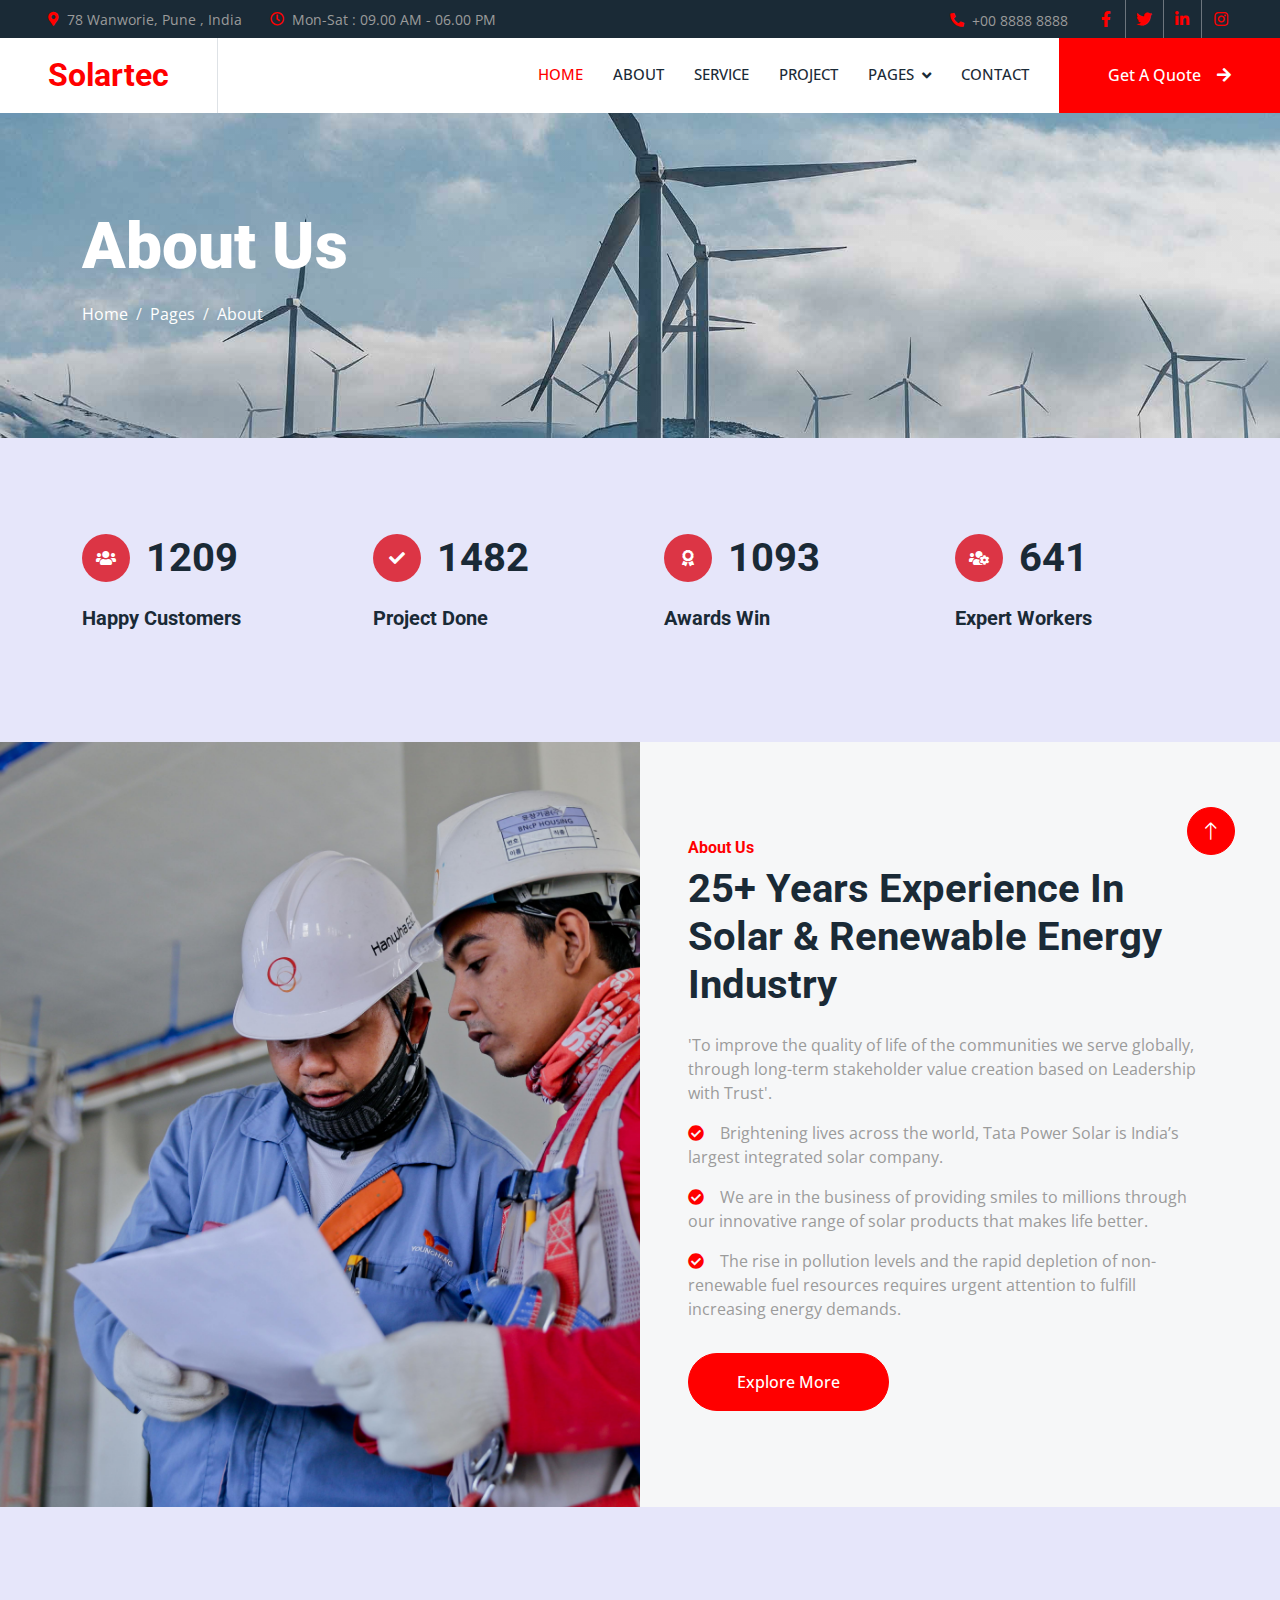
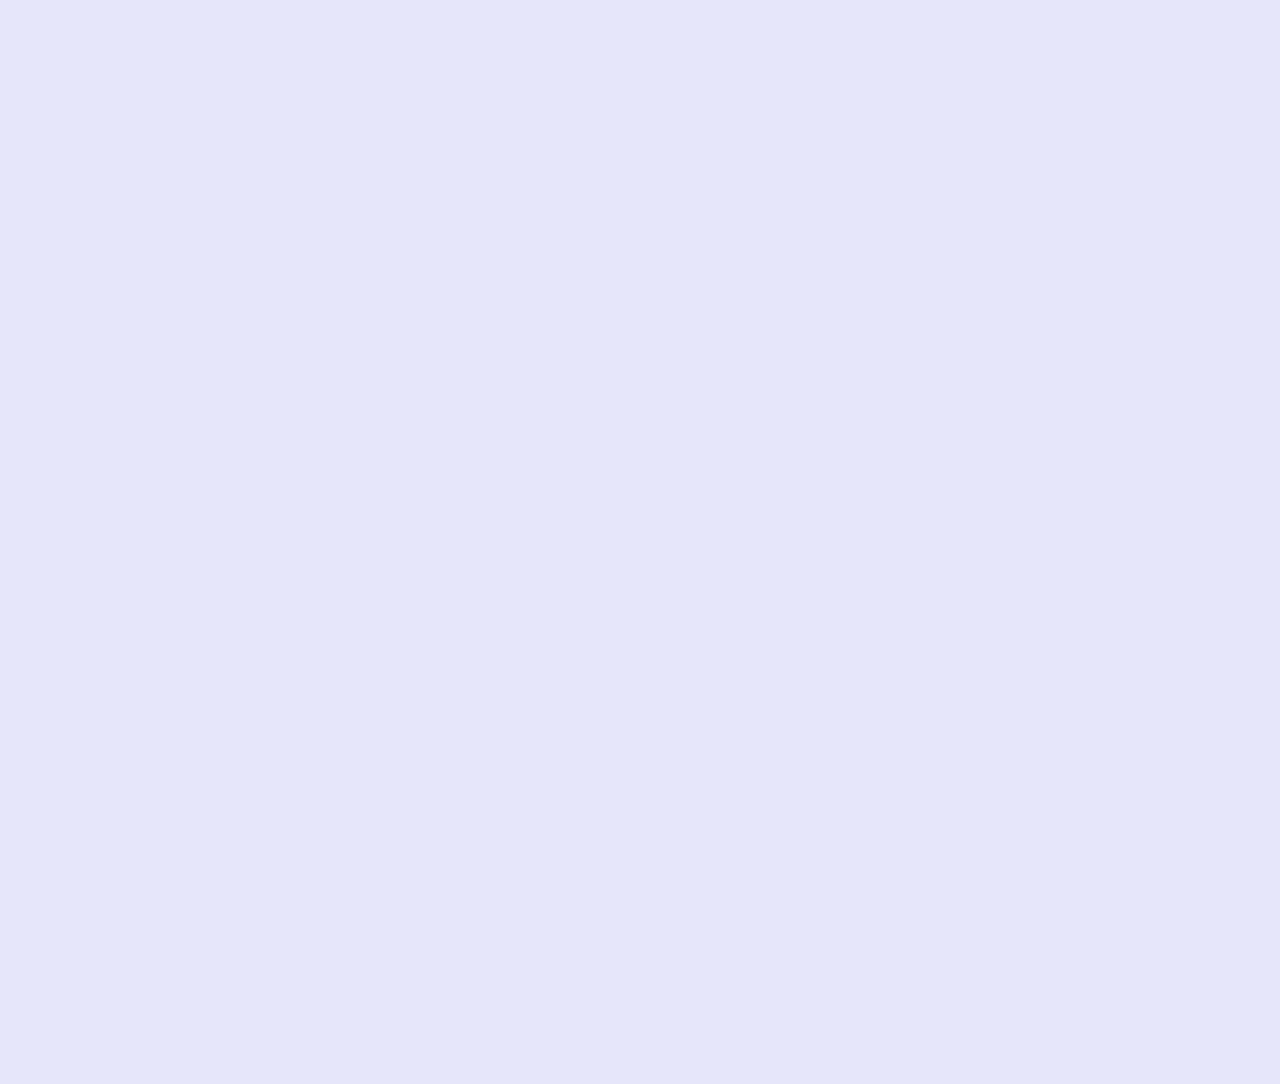
<file: about.html>
<!DOCTYPE html>
<html lang="en">

<head>
    <meta charset="utf-8">
    <title>Solartec - Renewable Energy Website Template</title>
    <meta content="width=device-width, initial-scale=1.0" name="viewport">
    <meta content="" name="keywords">
    <meta content="" name="description">

    <!-- Favicon -->
    <link href="img/favicon.ico" rel="icon">

    <!-- Google Web Fonts -->
    <link rel="preconnect" href="https://fonts.googleapis.com">
    <link rel="preconnect" href="https://fonts.gstatic.com" crossorigin>
    <link href="https://fonts.googleapis.com/css2?family=Open+Sans:wght@400;500&family=Roboto:wght@500;700;900&display=swap" rel="stylesheet"> 

    <!-- Icon Font Stylesheet -->
    <link href="https://cdnjs.cloudflare.com/ajax/libs/font-awesome/5.10.0/css/all.min.css" rel="stylesheet">
    <link href="https://cdn.jsdelivr.net/npm/bootstrap-icons@1.4.1/font/bootstrap-icons.css" rel="stylesheet">

    <!-- Libraries Stylesheet -->
    <link href="lib/animate/animate.min.css" rel="stylesheet">
    <link href="lib/owlcarousel/assets/owl.carousel.min.css" rel="stylesheet">
    <link href="lib/lightbox/css/lightbox.min.css" rel="stylesheet">

    <!-- Customized Bootstrap Stylesheet -->
    <link href="css/bootstrap.min.css" rel="stylesheet">

    <!-- Template Stylesheet -->
    <link href="css/style.css" rel="stylesheet">
</head>

<body>
    <!-- Spinner Start -->
    <div id="spinner" class="show bg-white position-fixed translate-middle w-100 vh-100 top-50 start-50 d-flex align-items-center justify-content-center">
        <div class="spinner-border text-primary" style="width: 3rem; height: 3rem;" role="status">
            <span class="sr-only">Loading...</span>
        </div>
    </div>
    <!-- Spinner End -->


    <!-- Topbar Start -->
    <div class="container-fluid bg-dark p-0">
        <div class="row gx-0 d-none d-lg-flex">
            <div class="col-lg-7 px-5 text-start">
                <div class="h-100 d-inline-flex align-items-center me-4">
                    <small class="fa fa-map-marker-alt text-primary me-2"></small>
                    <small>78 Wanworie, Pune , India</small>
                </div>
                <div class="h-100 d-inline-flex align-items-center">
                    <small class="far fa-clock text-primary me-2"></small>
                    <small>Mon-Sat : 09.00 AM - 06.00 PM</small>
                </div>
            </div>
            <div class="col-lg-5 px-5 text-end">
                <div class="h-100 d-inline-flex align-items-center me-4">
                    <small class="fa fa-phone-alt text-primary me-2"></small>
                    <small>+00 8888 8888</small>
                </div>
                <div class="h-100 d-inline-flex align-items-center mx-n2">
                    <a class="btn btn-square btn-link rounded-0 border-0 border-end border-secondary" href=""><i class="fab fa-facebook-f"></i></a>
                    <a class="btn btn-square btn-link rounded-0 border-0 border-end border-secondary" href=""><i class="fab fa-twitter"></i></a>
                    <a class="btn btn-square btn-link rounded-0 border-0 border-end border-secondary" href=""><i class="fab fa-linkedin-in"></i></a>
                    <a class="btn btn-square btn-link rounded-0" href=""><i class="fab fa-instagram"></i></a>
                </div>
            </div>
        </div>
    </div>
    <!-- Topbar End -->


    <!-- Navbar Start -->
    <nav class="navbar navbar-expand-lg bg-white navbar-light sticky-top p-0">
        <a href="index.html" class="navbar-brand d-flex align-items-center border-end px-4 px-lg-5">
            <h2 class="m-0 text-primary">Solartec</h2>
        </a>
        <button type="button" class="navbar-toggler me-4" data-bs-toggle="collapse" data-bs-target="#navbarCollapse">
            <span class="navbar-toggler-icon"></span>
        </button>
        <div class="collapse navbar-collapse" id="navbarCollapse" >
            <div class="navbar-nav ms-auto p-4 p-lg-0">
                <a href="index.html" class="nav-item nav-link active">Home</a>
                <a href="about.html" class="nav-item nav-link">About</a>
                <a href="service.html" class="nav-item nav-link">Service</a>
                <a href="project.html" class="nav-item nav-link">Project</a>
                <div class="nav-item dropdown">
                    <a href="#" class="nav-link dropdown-toggle" data-bs-toggle="dropdown">Pages</a>
                    <div class="dropdown-menu bg-light m-0">
                        <a href="feature.html" class="dropdown-item">Feature</a>
                        <a href="quote.html" class="dropdown-item">Free Quote</a>
                        <a href="team.html" class="dropdown-item">Our Team</a>
                        <a href="testimonial.html" class="dropdown-item">Testimonial</a>
                        <!-- <a href="404.html" class="dropdown-item">404 Page</a> -->
                    </div>
                </div>
                <a href="contact.html" class="nav-item nav-link">Contact</a>
            </div>
            <a href="quote.html" class="btn btn-primary rounded-0 py-4 px-lg-5 d-none d-lg-block">Get A Quote<i class="fa fa-arrow-right ms-3"></i></a>
        </div>
    </nav>
    <!-- Navbar End -->


    <!-- Page Header Start -->
    <div class="container-fluid page-header py-5 mb-5">
        <div class="container py-5">
            <h1 class="display-3 text-white mb-3 animated slideInDown">About Us</h1>
            <nav aria-label="breadcrumb animated slideInDown">
                <ol class="breadcrumb">
                    <li class="breadcrumb-item"><a class="text-white" href="#">Home</a></li>
                    <li class="breadcrumb-item"><a class="text-white" href="#">Pages</a></li>
                    <li class="breadcrumb-item text-white active" aria-current="page">About</li>
                </ol>
            </nav>
        </div>
    </div>
    <!-- Page Header End -->


    <!-- Feature Start -->
    <div class="container-xxl py-5">
        <div class="container">
            <div class="row g-5">
                <div class="col-md-6 col-lg-3 wow fadeIn" data-wow-delay="0.1s">
                    <div class="d-flex align-items-center mb-4">
                        <div class="btn-lg-square bg-primary rounded-circle me-3">
                            <i class="fa fa-users text-white"></i>
                        </div>
                        <h1 class="mb-0" data-toggle="counter-up">3453</h1>
                    </div>
                    <h5 class="mb-3">Happy Customers</h5>
                   
                </div>
                <div class="col-md-6 col-lg-3 wow fadeIn" data-wow-delay="0.3s">
                    <div class="d-flex align-items-center mb-4">
                        <div class="btn-lg-square bg-primary rounded-circle me-3">
                            <i class="fa fa-check text-white"></i>
                        </div>
                        <h1 class="mb-0" data-toggle="counter-up">4234</h1>
                    </div>
                    <h5 class="mb-3">Project Done</h5>
                </div>
                <div class="col-md-6 col-lg-3 wow fadeIn" data-wow-delay="0.5s">
                    <div class="d-flex align-items-center mb-4">
                        <div class="btn-lg-square bg-primary rounded-circle me-3">
                            <i class="fa fa-award text-white"></i>
                        </div>
                        <h1 class="mb-0" data-toggle="counter-up">3123</h1>
                    </div>
                    <h5 class="mb-3">Awards Win</h5>
                   
                </div>
                <div class="col-md-6 col-lg-3 wow fadeIn" data-wow-delay="0.7s">
                    <div class="d-flex align-items-center mb-4">
                        <div class="btn-lg-square bg-primary rounded-circle me-3">
                            <i class="fa fa-users-cog text-white"></i>
                        </div>
                        <h1 class="mb-0" data-toggle="counter-up">1831</h1>
                    </div>
                    <h5 class="mb-3">Expert Workers</h5>
                    
                </div>
            </div>
        </div>
    </div>
    <!-- Feature Start -->
    

    <!-- About Start -->
    <div class="container-fluid bg-light overflow-hidden my-5 px-lg-0">
        <div class="container about px-lg-0">
            <div class="row g-0 mx-lg-0">
                <div class="col-lg-6 ps-lg-0 wow fadeIn" data-wow-delay="0.1s" style="min-height: 400px;">
                    <div class="position-relative h-100">
                        <img class="position-absolute img-fluid w-100 h-100" src="img/pexels-rezwan-1216589.jpg" style="object-fit: cover;" alt="">
                    </div>
                </div>
                <div class="col-lg-6 about-text py-5 wow fadeIn" data-wow-delay="0.5s">
                    <div class="p-lg-5 pe-lg-0">
                        <h6 class="text-primary">About Us</h6>
                        <h1 class="mb-4">25+ Years Experience In Solar & Renewable Energy Industry</h1>
                        <p>'To improve the quality of life of the communities we serve globally, through long-term stakeholder value creation based on Leadership with Trust'.</p>
                        <p><i class="fa fa-check-circle text-primary me-3"></i>Brightening lives across the world, Tata Power Solar is India’s largest integrated solar company.</p>
                        <p><i class="fa fa-check-circle text-primary me-3"></i>We are in the business of providing smiles to millions through our innovative range of solar products that makes life better.</p>
                        <p><i class="fa fa-check-circle text-primary me-3"></i>The rise in pollution levels and the rapid depletion of non-renewable fuel resources requires urgent attention to fulfill increasing energy demands.</p>
                        <a href="" class="btn btn-primary rounded-pill py-3 px-5 mt-3">Explore More</a>
                    </div>
                </div>
            </div>
        </div>
    </div>
    <!-- About End -->


    <!-- Team Start -->
    <div class="container-xxl py-5">
        <div class="container">
            <div class="text-center mx-auto mb-5 wow fadeInUp" data-wow-delay="0.1s" style="max-width: 600px;">
                <h6 class="text-primary">Team Member</h6>
                <h1 class="mb-4">Experienced Team Members</h1>
            </div>
            <div class="row g-4">
                <div class="col-lg-4 col-md-6 wow fadeInUp" data-wow-delay="0.1s">
                    <div class="team-item rounded overflow-hidden">
                        <div class="d-flex">
                            <img class="img-fluid w-75" src="img/team-1.jpg" alt="">
                            <div class="team-social w-25">
                                <a class="btn btn-lg-square btn-outline-primary rounded-circle mt-3" href=""><i class="fab fa-facebook-f"></i></a>
                                <a class="btn btn-lg-square btn-outline-primary rounded-circle mt-3" href=""><i class="fab fa-twitter"></i></a>
                                <a class="btn btn-lg-square btn-outline-primary rounded-circle mt-3" href=""><i class="fab fa-instagram"></i></a>
                            </div>
                        </div>
                        <div class="p-4">
                            <h5>Bowen Higgins</h5>
                            <span>Solar Technician</span>
                        </div>
                    </div>
                </div>
                <div class="col-lg-4 col-md-6 wow fadeInUp" data-wow-delay="0.3s">
                    <div class="team-item rounded overflow-hidden">
                        <div class="d-flex">
                            <img class="img-fluid w-75" src="img/team-2.jpg" alt="">
                            <div class="team-social w-25">
                                <a class="btn btn-lg-square btn-outline-primary rounded-circle mt-3" href=""><i class="fab fa-facebook-f"></i></a>
                                <a class="btn btn-lg-square btn-outline-primary rounded-circle mt-3" href=""><i class="fab fa-twitter"></i></a>
                                <a class="btn btn-lg-square btn-outline-primary rounded-circle mt-3" href=""><i class="fab fa-instagram"></i></a>
                            </div>
                        </div>
                        <div class="p-4">
                            <h5>Franklin Sierra</h5>
                            <span>Solar Site Supervisor</span>
                        </div>
                    </div>
                </div>
                <div class="col-lg-4 col-md-6 wow fadeInUp" data-wow-delay="0.5s">
                    <div class="team-item rounded overflow-hidden">
                        <div class="d-flex">
                            <img class="img-fluid w-75" src="img/team-3.jpg" alt="">
                            <div class="team-social w-25">
                                <a class="btn btn-lg-square btn-outline-primary rounded-circle mt-3" href=""><i class="fab fa-facebook-f"></i></a>
                                <a class="btn btn-lg-square btn-outline-primary rounded-circle mt-3" href=""><i class="fab fa-twitter"></i></a>
                                <a class="btn btn-lg-square btn-outline-primary rounded-circle mt-3" href=""><i class="fab fa-instagram"></i></a>
                            </div>
                        </div>
                        <div class="p-4">
                            <h5>Tyler Kramer</h5>
                            <span>Engineering Technician</span>
                        </div>
                    </div>
                </div>
            </div>
        </div>
    </div>
    <!-- Team End -->
        

    <!-- Footer Start -->
    <div class="container-fluid bg-dark text-body footer mt-5 pt-5 wow fadeIn" data-wow-delay="0.1s" style="background-image:url(img/imresizer-1718302279235.jpg);background-repeat: no-repeat;">
        <div class="container py-5">
            <div class="row g-5">
                <div class="col-lg-3 col-md-6">
                    <h5 class="text-white mb-4">Address</h5>
                    <p class="mb-2"><i class="fa fa-map-marker-alt me-3"></i>78 Wanworie, Pune ,India</p>
                    <p class="mb-2"><i class="fa fa-phone-alt me-3"></i>+00 8888 8888</p>
                    <p class="mb-2"><i class="fa fa-envelope me-3"></i>solartec@info.com</p>
                    <div class="d-flex pt-2">
                        <a class="btn btn-square btn-outline-light btn-social" href=""><i class="fab fa-twitter"></i></a>
                        <a class="btn btn-square btn-outline-light btn-social" href=""><i class="fab fa-facebook-f"></i></a>
                        <a class="btn btn-square btn-outline-light btn-social" href=""><i class="fab fa-youtube"></i></a>
                        <a class="btn btn-square btn-outline-light btn-social" href=""><i class="fab fa-linkedin-in"></i></a>
                    </div>
                </div>
                <div class="col-lg-3 col-md-6">
                    <h5 class="text-white mb-4">Quick Links</h5>
                    <a class="btn btn-link" href="">About Us</a>
                    <a class="btn btn-link" href="">Contact Us</a>
                    <a class="btn btn-link" href="">Our Services</a>
                    <a class="btn btn-link" href="">Terms & Condition</a>
                    <a class="btn btn-link" href="">Support</a>
                </div>
                <div class="col-lg-3 col-md-6">
                    <h5 class="text-white mb-4">Project Gallery</h5>
                    <div class="row g-2">
                        <div class="col-4">
                            <img class="img-fluid rounded" src="img/gallery-1.jpg" alt="">
                        </div>
                        <div class="col-4">
                            <img class="img-fluid rounded" src="img/gallery-2.jpg" alt="">
                        </div>
                        <div class="col-4">
                            <img class="img-fluid rounded" src="img/gallery-3.jpg" alt="">
                        </div>
                        <div class="col-4">
                            <img class="img-fluid rounded" src="img/gallery-4.jpg" alt="">
                        </div>
                        <div class="col-4">
                            <img class="img-fluid rounded" src="img/gallery-5.jpg" alt="">
                        </div>
                        <div class="col-4">
                            <img class="img-fluid rounded" src="img/gallery-6.jpg" alt="">
                        </div>
                    </div>
                </div>
                <div class="col-lg-3 col-md-6">
                    <h5 class="text-white mb-4">Solartec</h5>
                    
                    <div class="position-relative mx-auto" style="max-width: 400px;">
                        <input class="form-control border-0 w-100 py-3 ps-4 pe-5" type="text" placeholder="Your email">
                        <button type="button" class="btn btn-primary py-2 position-absolute top-0 end-0 mt-2 me-2">SignUp</button>
                    </div>
                </div>
            </div>
        </div>
        <div class="container">
            <div class="copyright">
                <div class="row">
                    <div class="col-md-6 text-center text-md-start mb-3 mb-md-0">
                        &copy; <a href="#">Your Site Name</a>, All Right Reserved.
                    </div>
                    <div class="col-md-6 text-center text-md-end">
                        <!--/*** This template is free as long as you keep the footer author’s credit link/attribution link/backlink. If you'd like to use the template without the footer author’s credit link/attribution link/backlink, you can purchase the Credit Removal License from "https://htmlcodex.com/credit-removal". Thank you for your support. ***/-->
                        Designed By <a href="https://htmlcodex.com">HTML Codex</a>
                        <br>Distributed By: <a href="https://themewagon.com" target="_blank">ThemeWagon</a>
                    </div>
                </div>
            </div>
        </div>
    </div>
    <!-- Footer End -->


    <!-- Back to Top -->
    <a href="#" class="btn btn-lg btn-primary btn-lg-square rounded-circle back-to-top"><i class="bi bi-arrow-up"></i></a>


    <!-- JavaScript Libraries -->
    <script src="https://code.jquery.com/jquery-3.4.1.min.js"></script>
    <script src="https://cdn.jsdelivr.net/npm/bootstrap@5.0.0/dist/js/bootstrap.bundle.min.js"></script>
    <script src="lib/wow/wow.min.js"></script>
    <script src="lib/easing/easing.min.js"></script>
    <script src="lib/waypoints/waypoints.min.js"></script>
    <script src="lib/counterup/counterup.min.js"></script>
    <script src="lib/owlcarousel/owl.carousel.min.js"></script>
    <script src="lib/isotope/isotope.pkgd.min.js"></script>
    <script src="lib/lightbox/js/lightbox.min.js"></script>

    <!-- Template Javascript -->
    <script src="js/main.js"></script>
</body>

</html>
</file>
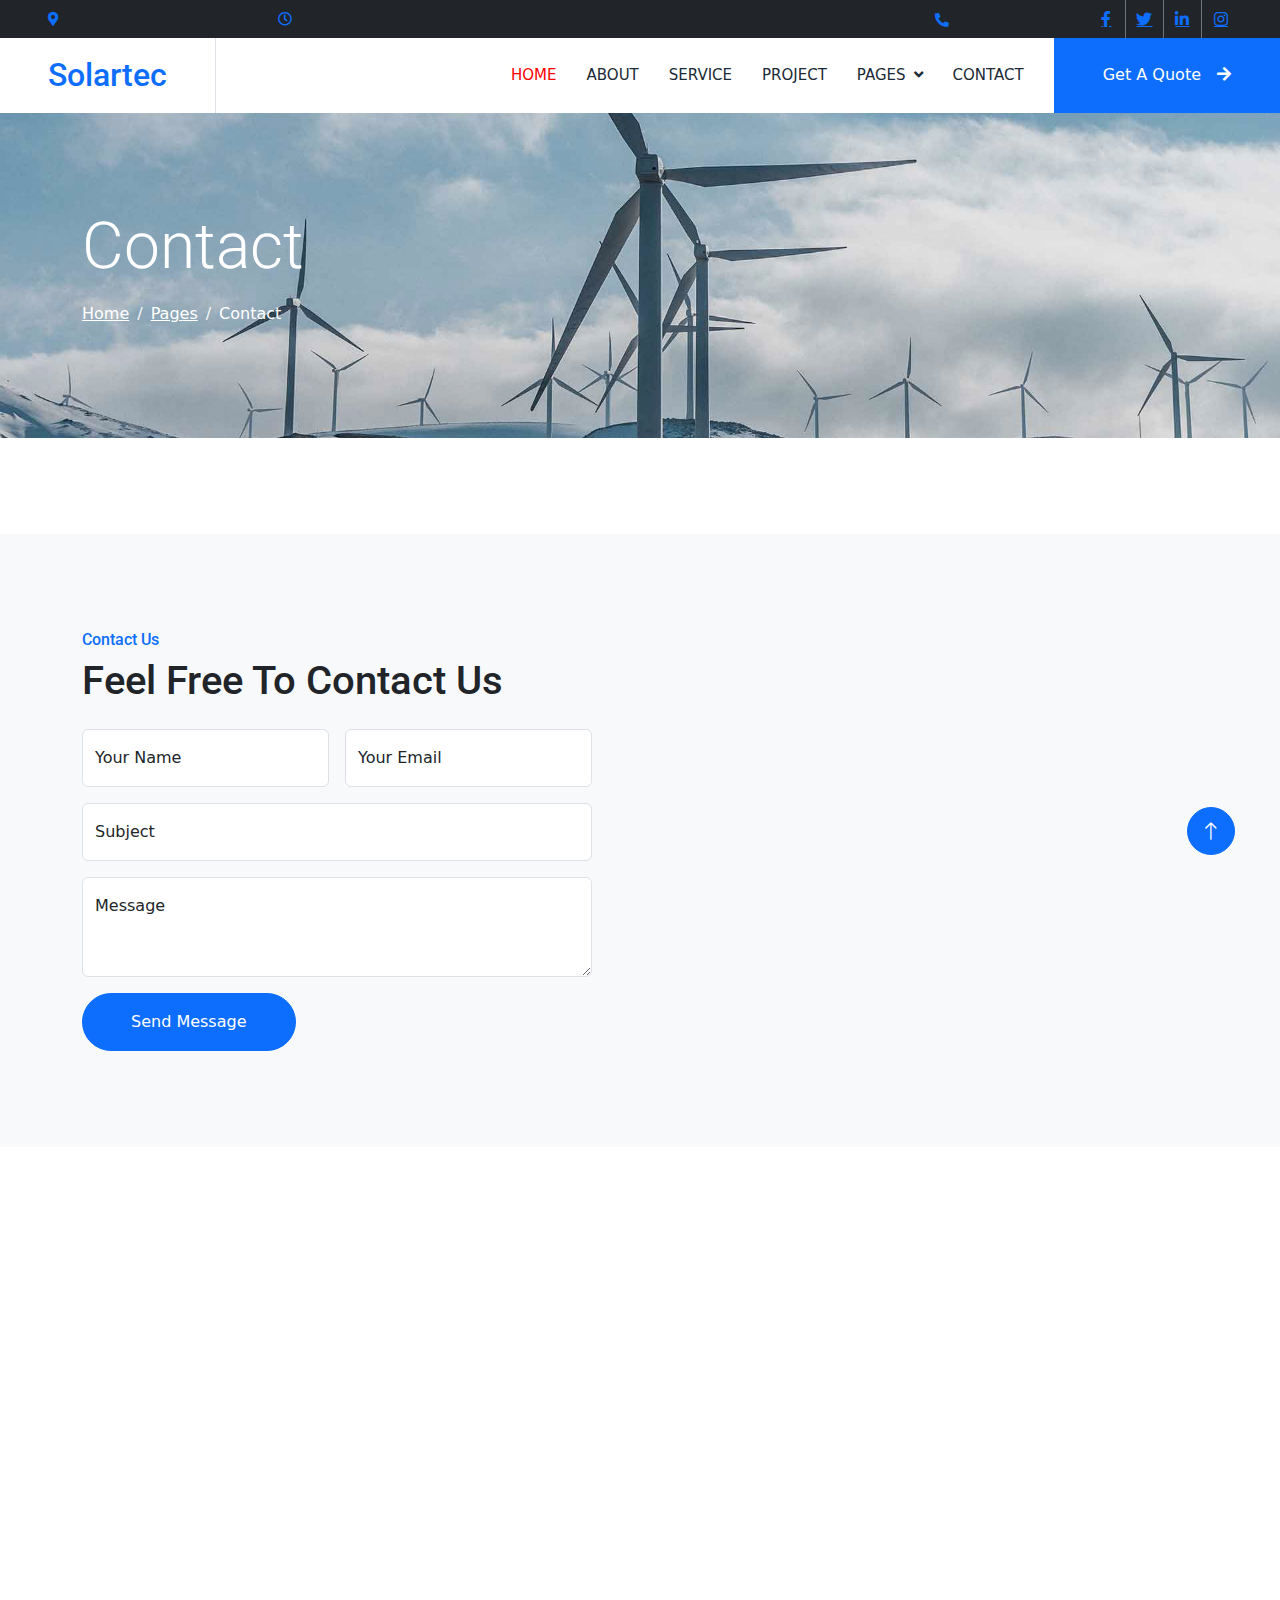
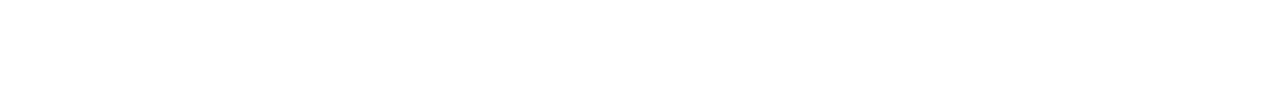
<file: contact.html>
<!DOCTYPE html>
<html lang="en">

<head>
    <meta charset="utf-8">
    <title>Solartec - Renewable Energy Website Template</title>
    <meta content="width=device-width, initial-scale=1.0" name="viewport">
    <meta content="" name="keywords">
    <meta content="" name="description">

    <!-- Favicon -->
    <link href="img/favicon.ico" rel="icon">

    <!-- Google Web Fonts -->
    <link rel="preconnect" href="https://fonts.googleapis.com">
    <link rel="preconnect" href="https://fonts.gstatic.com" crossorigin>
    <link href="https://fonts.googleapis.com/css2?family=Open+Sans:wght@400;500&family=Roboto:wght@500;700;900&display=swap" rel="stylesheet"> 

    <!-- Icon Font Stylesheet -->
    <link href="https://cdnjs.cloudflare.com/ajax/libs/font-awesome/5.10.0/css/all.min.css" rel="stylesheet">
    <link href="https://cdn.jsdelivr.net/npm/bootstrap-icons@1.4.1/font/bootstrap-icons.css" rel="stylesheet">

    <!-- Libraries Stylesheet -->
    <link href="lib/animate/animate.min.css" rel="stylesheet">
    <link href="lib/owlcarousel/assets/owl.carousel.min.css" rel="stylesheet">
    <link href="lib/lightbox/css/lightbox.min.css" rel="stylesheet">

    <!-- Customized Bootstrap Stylesheet -->
    <link href="css/bootstrap.min.css" rel="stylesheet">
    <link href="https://stackpath.bootstrapcdn.com/bootstrap/5.1.0/css/bootstrap.min.css" rel="stylesheet">

    <!-- Template Stylesheet -->
    <link href="css/style.css" rel="stylesheet">
</head>

<body>
    <!-- Spinner Start -->
    <div id="spinner" class="show bg-white position-fixed translate-middle w-100 vh-100 top-50 start-50 d-flex align-items-center justify-content-center">
        <div class="spinner-border text-primary" style="width: 3rem; height: 3rem;" role="status">
            <span class="sr-only">Loading...</span>
        </div>
    </div>
    <!-- Spinner End -->


    <!-- Topbar Start -->
    <div class="container-fluid bg-dark p-0">
        <div class="row gx-0 d-none d-lg-flex">
            <div class="col-lg-7 px-5 text-start">
                <div class="h-100 d-inline-flex align-items-center me-4">
                    <small class="fa fa-map-marker-alt text-primary me-2"></small>
                    <small>78 Wanworie, Pune , India</small>
                </div>
                <div class="h-100 d-inline-flex align-items-center">
                    <small class="far fa-clock text-primary me-2"></small>
                    <small>Mon-Sat : 09.00 AM - 06.00 PM</small>
                </div>
            </div>
            <div class="col-lg-5 px-5 text-end">
                <div class="h-100 d-inline-flex align-items-center me-4">
                    <small class="fa fa-phone-alt text-primary me-2"></small>
                    <small>+00 8888 8888</small>
                </div>
                <div class="h-100 d-inline-flex align-items-center mx-n2">
                    <a class="btn btn-square btn-link rounded-0 border-0 border-end border-secondary" href=""><i class="fab fa-facebook-f"></i></a>
                    <a class="btn btn-square btn-link rounded-0 border-0 border-end border-secondary" href=""><i class="fab fa-twitter"></i></a>
                    <a class="btn btn-square btn-link rounded-0 border-0 border-end border-secondary" href=""><i class="fab fa-linkedin-in"></i></a>
                    <a class="btn btn-square btn-link rounded-0" href=""><i class="fab fa-instagram"></i></a>
                </div>
            </div>
        </div>
    </div>
    <!-- Topbar End -->


    <!-- Navbar Start -->
    <nav class="navbar navbar-expand-lg bg-white navbar-light sticky-top p-0">
        <a href="index.html" class="navbar-brand d-flex align-items-center border-end px-4 px-lg-5">
            <h2 class="m-0 text-primary">Solartec</h2>
        </a>
        <button type="button" class="navbar-toggler me-4" data-bs-toggle="collapse" data-bs-target="#navbarCollapse">
            <span class="navbar-toggler-icon"></span>
        </button>
        <div class="collapse navbar-collapse" id="navbarCollapse" >
            <div class="navbar-nav ms-auto p-4 p-lg-0">
                <a href="index.html" class="nav-item nav-link active">Home</a>
                <a href="about.html" class="nav-item nav-link">About</a>
                <a href="service.html" class="nav-item nav-link">Service</a>
                <a href="project.html" class="nav-item nav-link">Project</a>
                <div class="nav-item dropdown">
                    <a href="#" class="nav-link dropdown-toggle" data-bs-toggle="dropdown">Pages</a>
                    <div class="dropdown-menu bg-light m-0">
                        <a href="feature.html" class="dropdown-item">Feature</a>
                        <a href="quote.html" class="dropdown-item">Free Quote</a>
                        <a href="team.html" class="dropdown-item">Our Team</a>
                        <a href="testimonial.html" class="dropdown-item">Testimonial</a>
                        <!-- <a href="404.html" class="dropdown-item">404 Page</a> -->
                    </div>
                </div>
                <a href="contact.html" class="nav-item nav-link">Contact</a>
            </div>
            <a href="quote.html" class="btn btn-primary rounded-0 py-4 px-lg-5 d-none d-lg-block">Get A Quote<i class="fa fa-arrow-right ms-3"></i></a>
        </div>
    </nav>
    <!-- Navbar End -->

    <!-- Page Header Start -->
    <div class="container-fluid page-header py-5 mb-5">
        <div class="container py-5">
            <h1 class="display-3 text-white mb-3 animated slideInDown">Contact</h1>
            <nav aria-label="breadcrumb animated slideInDown">
                <ol class="breadcrumb">
                    <li class="breadcrumb-item"><a class="text-white" href="#">Home</a></li>
                    <li class="breadcrumb-item"><a class="text-white" href="#">Pages</a></li>
                    <li class="breadcrumb-item text-white active" aria-current="page">Contact</li>
                </ol>
            </nav>
        </div>
    </div>
    <!-- Page Header End -->


    <!-- Contact Start -->
    <div class="container-fluid bg-light overflow-hidden px-lg-0" style="margin: 6rem 0;">
        <div class="container contact px-lg-0">
            <div class="row g-0 mx-lg-0">
                <div class="col-lg-6 contact-text py-5 wow fadeIn" data-wow-delay="0.5s">
                    <div class="p-lg-5 ps-lg-0">
                        <h6 class="text-primary">Contact Us</h6>
                        <h1 class="mb-4">Feel Free To Contact Us</h1>
                        <!-- <p class="mb-4">The contact form is currently inactive. Get a functional and working contact form with Ajax & PHP in a few minutes. Just copy and paste the files, add a little code and you're done. <a href="https://htmlcodex.com/contact-form">Download Now</a>.</p> -->
                        <form id="contactForm">
                            <div class="row g-3">
                                <div class="col-md-6">
                                    <div class="form-floating">
                                        <input type="text" class="form-control" id="name" placeholder="Your Name">
                                        <label for="name">Your Name</label>
                                    </div>
                                </div>
                                <div class="col-md-6">
                                    <div class="form-floating">
                                        <input type="email" class="form-control" id="email" placeholder="Your Email">
                                        <label for="email">Your Email</label>
                                    </div>
                                </div>
                                <div class="col-12">
                                    <div class="form-floating">
                                        <input type="text" class="form-control" id="subject" placeholder="Subject">
                                        <label for="subject">Subject</label>
                                    </div>
                                </div>
                                <div class="col-12">
                                    <div class="form-floating">
                                        <textarea class="form-control" placeholder="Leave a message here" id="message" style="height: 100px"></textarea>
                                        <label for="message">Message</label>
                                    </div>
                                </div>
                                <div class="col-12">
                                    <button class="btn btn-primary rounded-pill py-3 px-5" type="submit">Send Message</button>
                                </div>
                            </div>
                        </form>
                    </div>
                </div>
                <div class="col-lg-6 pe-lg-0" style="min-height: 400px;">
                    <div class="position-relative h-100">
                        <iframe class="position-absolute w-100 h-100" style="object-fit: cover;"
                        src="https://www.google.com/maps/embed?pb=!1m18!1m12!1m3!1d3001156.4288297426!2d-78.01371936852176!3d42.72876761954724!2m3!1f0!2f0!3f0!3m2!1i1024!2i768!4f13.1!3m3!1m2!1s0x4ccc4bf0f123a5a9%3A0xddcfc6c1de189567!2sNew%20York%2C%20USA!5e0!3m2!1sen!2sbd!4v1603794290143!5m2!1sen!2sbd"
                        frameborder="0" allowfullscreen="" aria-hidden="false"
                        tabindex="0"></iframe>
                    </div>
                </div>
            </div>
        </div>
    </div>
    <!-- Contact End -->


    <!-- Footer Start -->
    <div class="container-fluid bg-dark text-body footer mt-5 pt-5 wow fadeIn" data-wow-delay="0.1s" style="background-image:url(img/imresizer-1718302279235.jpg);background-repeat: no-repeat;">
        <div class="container py-5">
            <div class="row g-5">
                <div class="col-lg-3 col-md-6">
                    <h5 class="text-white mb-4">Address</h5>
                    <p class="mb-2"><i class="fa fa-map-marker-alt me-3"></i>78 Wanworie, Pune ,India</p>
                    <p class="mb-2"><i class="fa fa-phone-alt me-3"></i>+00 8888 8888</p>
                    <p class="mb-2"><i class="fa fa-envelope me-3"></i>solartec@info.com</p>
                    <div class="d-flex pt-2">
                        <a class="btn btn-square btn-outline-light btn-social" href=""><i class="fab fa-twitter"></i></a>
                        <a class="btn btn-square btn-outline-light btn-social" href=""><i class="fab fa-facebook-f"></i></a>
                        <a class="btn btn-square btn-outline-light btn-social" href=""><i class="fab fa-youtube"></i></a>
                        <a class="btn btn-square btn-outline-light btn-social" href=""><i class="fab fa-linkedin-in"></i></a>
                    </div>
                </div>
                <div class="col-lg-3 col-md-6">
                    <h5 class="text-white mb-4">Quick Links</h5>
                    <a class="btn btn-link" href="">About Us</a>
                    <a class="btn btn-link" href="">Contact Us</a>
                    <a class="btn btn-link" href="">Our Services</a>
                    <a class="btn btn-link" href="">Terms & Condition</a>
                    <a class="btn btn-link" href="">Support</a>
                </div>
                <div class="col-lg-3 col-md-6">
                    <h5 class="text-white mb-4">Project Gallery</h5>
                    <div class="row g-2">
                        <div class="col-4">
                            <img class="img-fluid rounded" src="img/gallery-1.jpg" alt="">
                        </div>
                        <div class="col-4">
                            <img class="img-fluid rounded" src="img/gallery-2.jpg" alt="">
                        </div>
                        <div class="col-4">
                            <img class="img-fluid rounded" src="img/gallery-3.jpg" alt="">
                        </div>
                        <div class="col-4">
                            <img class="img-fluid rounded" src="img/gallery-4.jpg" alt="">
                        </div>
                        <div class="col-4">
                            <img class="img-fluid rounded" src="img/gallery-5.jpg" alt="">
                        </div>
                        <div class="col-4">
                            <img class="img-fluid rounded" src="img/gallery-6.jpg" alt="">
                        </div>
                    </div>
                </div>
                <div class="col-lg-3 col-md-6">
                    <h5 class="text-white mb-4">Solartec</h5>
                    
                    <div class="position-relative mx-auto" style="max-width: 400px;">
                        <input class="form-control border-0 w-100 py-3 ps-4 pe-5" type="text" placeholder="Your email">
                        <button type="button" class="btn btn-primary py-2 position-absolute top-0 end-0 mt-2 me-2">SignUp</button>
                    </div>
                </div>
            </div>
        </div>
        <div class="container">
            <div class="copyright">
                <div class="row">
                    <div class="col-md-6 text-center text-md-start mb-3 mb-md-0">
                        &copy; <a href="#">Your Site Name</a>, All Right Reserved.
                    </div>
                    <div class="col-md-6 text-center text-md-end">
                        <!--/*** This template is free as long as you keep the footer author’s credit link/attribution link/backlink. If you'd like to use the template without the footer author’s credit link/attribution link/backlink, you can purchase the Credit Removal License from "https://htmlcodex.com/credit-removal". Thank you for your support. ***/-->
                        Designed By <a href="https://htmlcodex.com">HTML Codex</a>
                        <br>Distributed By: <a href="https://themewagon.com" target="_blank">ThemeWagon</a>
                    </div>
                </div>
            </div>
        </div>
    </div>
    <!-- Footer End -->


    <!-- Back to Top -->
    <a href="#" class="btn btn-lg btn-primary btn-lg-square rounded-circle back-to-top"><i class="bi bi-arrow-up"></i></a>


    <!-- JavaScript Libraries -->
    <script src="https://code.jquery.com/jquery-3.4.1.min.js"></script>
    <script src="https://cdn.jsdelivr.net/npm/bootstrap@5.0.0/dist/js/bootstrap.bundle.min.js"></script>
    <script src="lib/wow/wow.min.js"></script>
    <script src="lib/easing/easing.min.js"></script>
    <script src="lib/waypoints/waypoints.min.js"></script>
    <script src="lib/counterup/counterup.min.js"></script>
    <script src="lib/owlcarousel/owl.carousel.min.js"></script>
    <script src="lib/isotope/isotope.pkgd.min.js"></script>
    <script src="lib/lightbox/js/lightbox.min.js"></script>

    <!-- Template Javascript -->
    <script src="js/main.js"></script>
    <script src="https://stackpath.bootstrapcdn.com/bootstrap/5.1.0/js/bootstrap.bundle.min.js"></script>
    <script>
        // Function to handle form submission
        function handleSubmit(event) {
            event.preventDefault(); // Prevent the default form submission
            
            // Get form values
            var formData = {
                name: document.getElementById('name').value,
                email: document.getElementById('email').value,
                subject: document.getElementById('subject').value,
                message: document.getElementById('message').value
            };
            
            // Store form data in session storage
            sessionStorage.setItem('formData', JSON.stringify(formData));
            
            // Show confirmation message
            document.getElementById('confirmationMessage').style.display = 'block';
            
            // Optionally, you can clear the form fields after submission
            document.getElementById('contactForm').reset();
        }

        // Add submit event listener to the form
        document.getElementById('contactForm').addEventListener('submit', handleSubmit);
    </script>
</body>

</html>
</file>
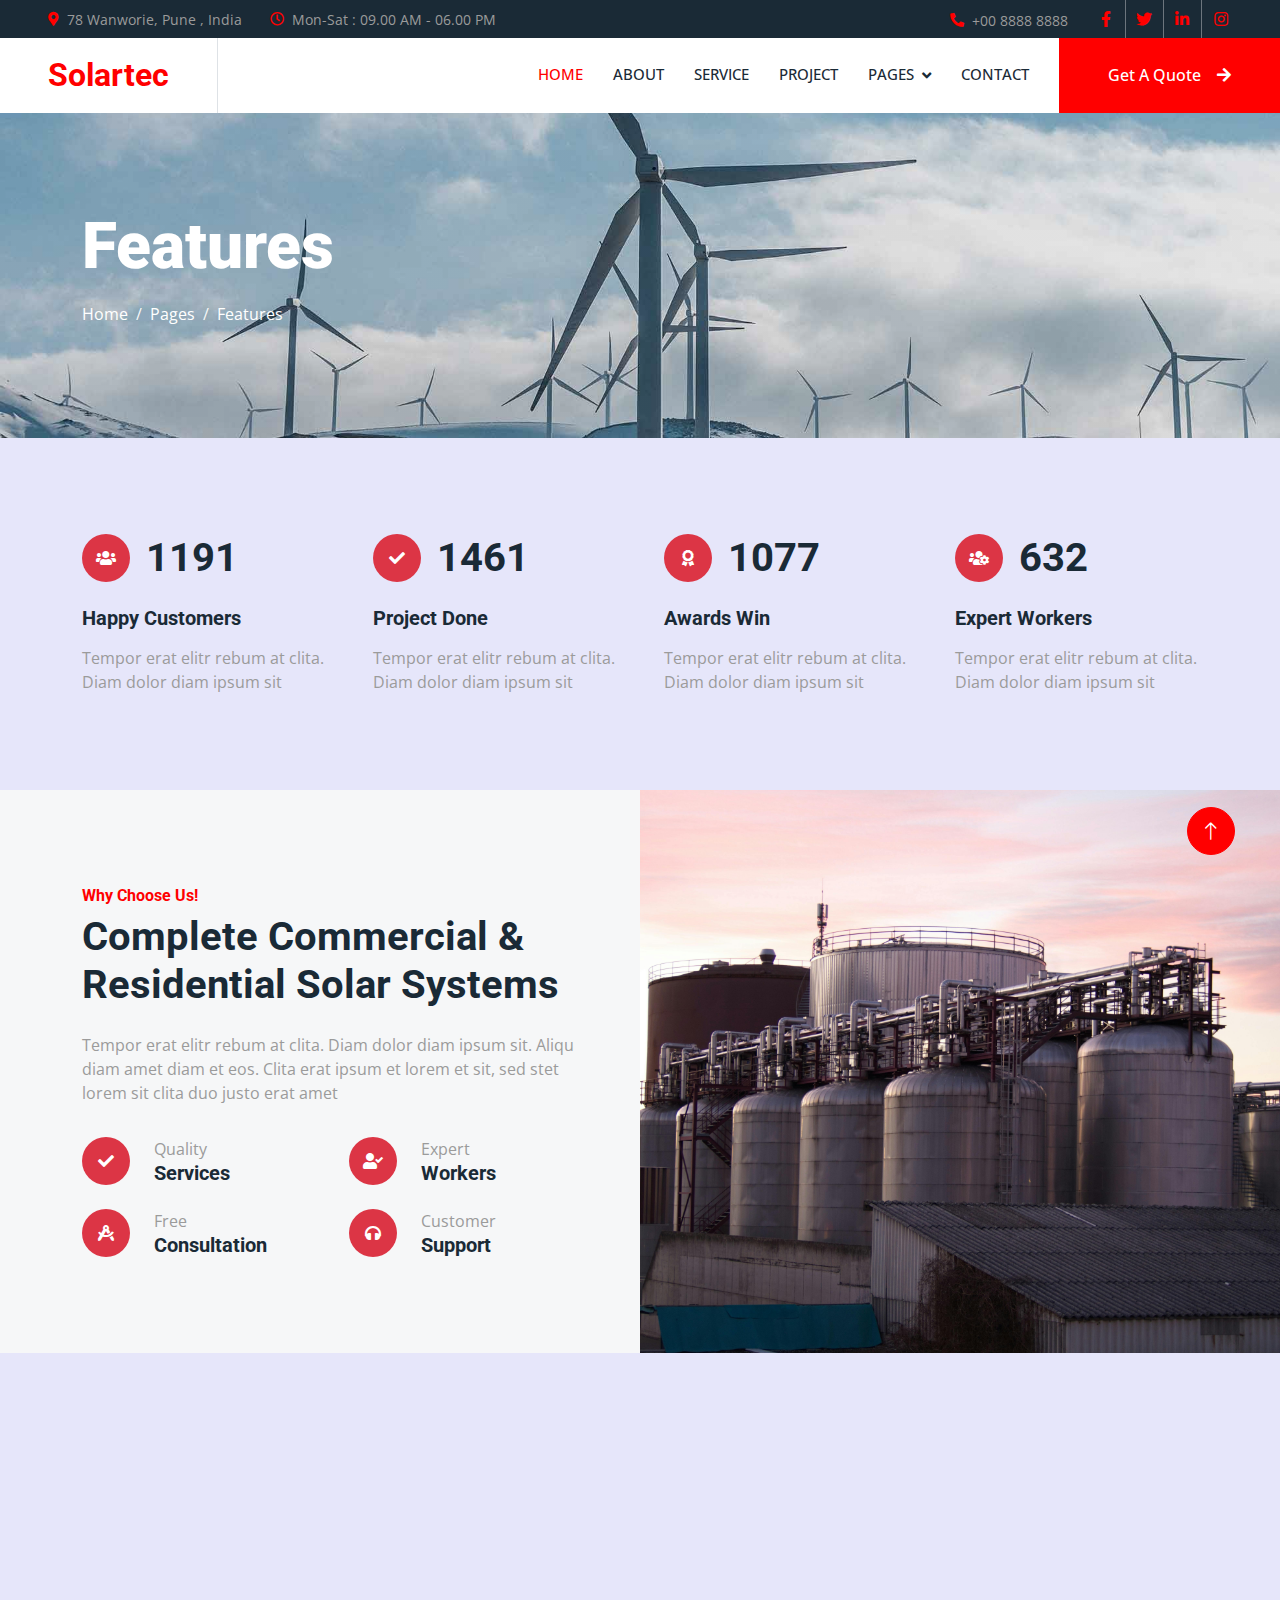
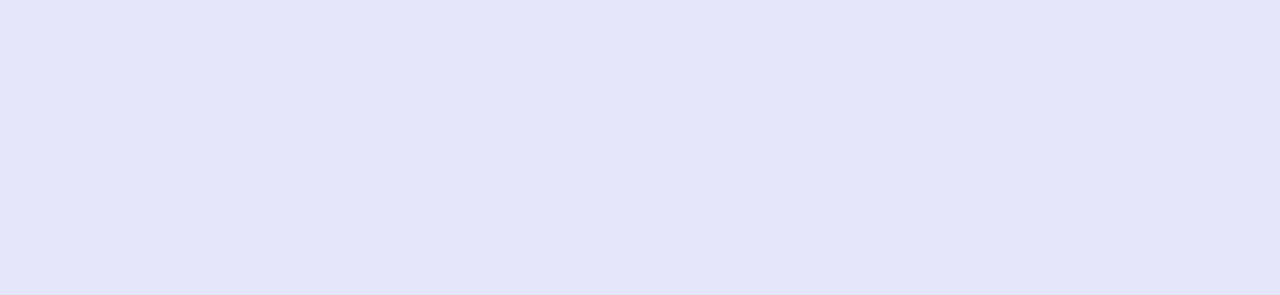
<file: feature.html>
<!DOCTYPE html>
<html lang="en">

<head>
    <meta charset="utf-8">
    <title>Solartec - Renewable Energy Website Template</title>
    <meta content="width=device-width, initial-scale=1.0" name="viewport">
    <meta content="" name="keywords">
    <meta content="" name="description">

    <!-- Favicon -->
    <link href="img/favicon.ico" rel="icon">

    <!-- Google Web Fonts -->
    <link rel="preconnect" href="https://fonts.googleapis.com">
    <link rel="preconnect" href="https://fonts.gstatic.com" crossorigin>
    <link href="https://fonts.googleapis.com/css2?family=Open+Sans:wght@400;500&family=Roboto:wght@500;700;900&display=swap" rel="stylesheet"> 

    <!-- Icon Font Stylesheet -->
    <link href="https://cdnjs.cloudflare.com/ajax/libs/font-awesome/5.10.0/css/all.min.css" rel="stylesheet">
    <link href="https://cdn.jsdelivr.net/npm/bootstrap-icons@1.4.1/font/bootstrap-icons.css" rel="stylesheet">

    <!-- Libraries Stylesheet -->
    <link href="lib/animate/animate.min.css" rel="stylesheet">
    <link href="lib/owlcarousel/assets/owl.carousel.min.css" rel="stylesheet">
    <link href="lib/lightbox/css/lightbox.min.css" rel="stylesheet">

    <!-- Customized Bootstrap Stylesheet -->
    <link href="css/bootstrap.min.css" rel="stylesheet">

    <!-- Template Stylesheet -->
    <link href="css/style.css" rel="stylesheet">
</head>

<body>
    <!-- Spinner Start -->
    <div id="spinner" class="show bg-white position-fixed translate-middle w-100 vh-100 top-50 start-50 d-flex align-items-center justify-content-center">
        <div class="spinner-border text-primary" style="width: 3rem; height: 3rem;" role="status">
            <span class="sr-only">Loading...</span>
        </div>
    </div>
    <!-- Spinner End -->


    <!-- Topbar Start -->
    <div class="container-fluid bg-dark p-0">
        <div class="row gx-0 d-none d-lg-flex">
            <div class="col-lg-7 px-5 text-start">
                <div class="h-100 d-inline-flex align-items-center me-4">
                    <small class="fa fa-map-marker-alt text-primary me-2"></small>
                    <small>78 Wanworie, Pune , India</small>
                </div>
                <div class="h-100 d-inline-flex align-items-center">
                    <small class="far fa-clock text-primary me-2"></small>
                    <small>Mon-Sat : 09.00 AM - 06.00 PM</small>
                </div>
            </div>
            <div class="col-lg-5 px-5 text-end">
                <div class="h-100 d-inline-flex align-items-center me-4">
                    <small class="fa fa-phone-alt text-primary me-2"></small>
                    <small>+00 8888 8888</small>
                </div>
                <div class="h-100 d-inline-flex align-items-center mx-n2">
                    <a class="btn btn-square btn-link rounded-0 border-0 border-end border-secondary" href=""><i class="fab fa-facebook-f"></i></a>
                    <a class="btn btn-square btn-link rounded-0 border-0 border-end border-secondary" href=""><i class="fab fa-twitter"></i></a>
                    <a class="btn btn-square btn-link rounded-0 border-0 border-end border-secondary" href=""><i class="fab fa-linkedin-in"></i></a>
                    <a class="btn btn-square btn-link rounded-0" href=""><i class="fab fa-instagram"></i></a>
                </div>
            </div>
        </div>
    </div>
    <!-- Topbar End -->


    <!-- Navbar Start -->
    <nav class="navbar navbar-expand-lg bg-white navbar-light sticky-top p-0">
        <a href="index.html" class="navbar-brand d-flex align-items-center border-end px-4 px-lg-5">
            <h2 class="m-0 text-primary">Solartec</h2>
        </a>
        <button type="button" class="navbar-toggler me-4" data-bs-toggle="collapse" data-bs-target="#navbarCollapse">
            <span class="navbar-toggler-icon"></span>
        </button>
        <div class="collapse navbar-collapse" id="navbarCollapse" >
            <div class="navbar-nav ms-auto p-4 p-lg-0">
                <a href="index.html" class="nav-item nav-link active">Home</a>
                <a href="about.html" class="nav-item nav-link">About</a>
                <a href="service.html" class="nav-item nav-link">Service</a>
                <a href="project.html" class="nav-item nav-link">Project</a>
                <div class="nav-item dropdown">
                    <a href="#" class="nav-link dropdown-toggle" data-bs-toggle="dropdown">Pages</a>
                    <div class="dropdown-menu bg-light m-0">
                        <a href="feature.html" class="dropdown-item">Feature</a>
                        <a href="quote.html" class="dropdown-item">Free Quote</a>
                        <a href="team.html" class="dropdown-item">Our Team</a>
                        <a href="testimonial.html" class="dropdown-item">Testimonial</a>
                        <!-- <a href="404.html" class="dropdown-item">404 Page</a> -->
                    </div>
                </div>
                <a href="contact.html" class="nav-item nav-link">Contact</a>
            </div>
            <a href="quote.html" class="btn btn-primary rounded-0 py-4 px-lg-5 d-none d-lg-block">Get A Quote<i class="fa fa-arrow-right ms-3"></i></a>
        </div>
    </nav>
    <!-- Navbar End -->


    <!-- Page Header Start -->
    <div class="container-fluid page-header py-5 mb-5">
        <div class="container py-5">
            <h1 class="display-3 text-white mb-3 animated slideInDown">Features</h1>
            <nav aria-label="breadcrumb animated slideInDown">
                <ol class="breadcrumb">
                    <li class="breadcrumb-item"><a class="text-white" href="#">Home</a></li>
                    <li class="breadcrumb-item"><a class="text-white" href="#">Pages</a></li>
                    <li class="breadcrumb-item text-white active" aria-current="page">Features</li>
                </ol>
            </nav>
        </div>
    </div>
    <!-- Page Header End -->


    <!-- Feature Start -->
    <div class="container-xxl py-5">
        <div class="container">
            <div class="row g-5">
                <div class="col-md-6 col-lg-3 wow fadeIn" data-wow-delay="0.1s">
                    <div class="d-flex align-items-center mb-4">
                        <div class="btn-lg-square bg-primary rounded-circle me-3">
                            <i class="fa fa-users text-white"></i>
                        </div>
                        <h1 class="mb-0" data-toggle="counter-up">3453</h1>
                    </div>
                    <h5 class="mb-3">Happy Customers</h5>
                    <span>Tempor erat elitr rebum at clita. Diam dolor diam ipsum sit</span>
                </div>
                <div class="col-md-6 col-lg-3 wow fadeIn" data-wow-delay="0.3s">
                    <div class="d-flex align-items-center mb-4">
                        <div class="btn-lg-square bg-primary rounded-circle me-3">
                            <i class="fa fa-check text-white"></i>
                        </div>
                        <h1 class="mb-0" data-toggle="counter-up">4234</h1>
                    </div>
                    <h5 class="mb-3">Project Done</h5>
                    <span>Tempor erat elitr rebum at clita. Diam dolor diam ipsum sit</span>
                </div>
                <div class="col-md-6 col-lg-3 wow fadeIn" data-wow-delay="0.5s">
                    <div class="d-flex align-items-center mb-4">
                        <div class="btn-lg-square bg-primary rounded-circle me-3">
                            <i class="fa fa-award text-white"></i>
                        </div>
                        <h1 class="mb-0" data-toggle="counter-up">3123</h1>
                    </div>
                    <h5 class="mb-3">Awards Win</h5>
                    <span>Tempor erat elitr rebum at clita. Diam dolor diam ipsum sit</span>
                </div>
                <div class="col-md-6 col-lg-3 wow fadeIn" data-wow-delay="0.7s">
                    <div class="d-flex align-items-center mb-4">
                        <div class="btn-lg-square bg-primary rounded-circle me-3">
                            <i class="fa fa-users-cog text-white"></i>
                        </div>
                        <h1 class="mb-0" data-toggle="counter-up">1831</h1>
                    </div>
                    <h5 class="mb-3">Expert Workers</h5>
                    <span>Tempor erat elitr rebum at clita. Diam dolor diam ipsum sit</span>
                </div>
            </div>
        </div>
    </div>
    <!-- Feature Start -->


    <!-- Feature Start -->
    <div class="container-fluid bg-light overflow-hidden my-5 px-lg-0">
        <div class="container feature px-lg-0">
            <div class="row g-0 mx-lg-0">
                <div class="col-lg-6 feature-text py-5 wow fadeIn" data-wow-delay="0.1s">
                    <div class="p-lg-5 ps-lg-0">
                        <h6 class="text-primary">Why Choose Us!</h6>
                        <h1 class="mb-4">Complete Commercial & Residential Solar Systems</h1>
                        <p class="mb-4 pb-2">Tempor erat elitr rebum at clita. Diam dolor diam ipsum sit. Aliqu diam amet diam et eos. Clita erat ipsum et lorem et sit, sed stet lorem sit clita duo justo erat amet</p>
                        <div class="row g-4">
                            <div class="col-6">
                                <div class="d-flex align-items-center">
                                    <div class="btn-lg-square bg-primary rounded-circle">
                                        <i class="fa fa-check text-white"></i>
                                    </div>
                                    <div class="ms-4">
                                        <p class="mb-0">Quality</p>
                                        <h5 class="mb-0">Services</h5>
                                    </div>
                                </div>
                            </div>
                            <div class="col-6">
                                <div class="d-flex align-items-center">
                                    <div class="btn-lg-square bg-primary rounded-circle">
                                        <i class="fa fa-user-check text-white"></i>
                                    </div>
                                    <div class="ms-4">
                                        <p class="mb-0">Expert</p>
                                        <h5 class="mb-0">Workers</h5>
                                    </div>
                                </div>
                            </div>
                            <div class="col-6">
                                <div class="d-flex align-items-center">
                                    <div class="btn-lg-square bg-primary rounded-circle">
                                        <i class="fa fa-drafting-compass text-white"></i>
                                    </div>
                                    <div class="ms-4">
                                        <p class="mb-0">Free</p>
                                        <h5 class="mb-0">Consultation</h5>
                                    </div>
                                </div>
                            </div>
                            <div class="col-6">
                                <div class="d-flex align-items-center">
                                    <div class="btn-lg-square bg-primary rounded-circle">
                                        <i class="fa fa-headphones text-white"></i>
                                    </div>
                                    <div class="ms-4">
                                        <p class="mb-0">Customer</p>
                                        <h5 class="mb-0">Support</h5>
                                    </div>
                                </div>
                            </div>
                        </div>
                    </div>
                </div>
                <div class="col-lg-6 pe-lg-0 wow fadeIn" data-wow-delay="0.5s" style="min-height: 400px;">
                    <div class="position-relative h-100">
                        <img class="position-absolute img-fluid w-100 h-100" src="img/pexels-photofabianni-5411674.jpg" style="object-fit: cover;" alt="">
                    </div>
                </div>
            </div>
        </div>
    </div>
    <!-- Feature End -->
        

    <!-- Footer Start -->
    <div class="container-fluid bg-dark text-body footer pt-5 wow fadeIn" data-wow-delay="0.1s" style="margin-top: 6rem;background-image:url(img/imresizer-1718302279235.jpg);background-repeat: no-repeat;" >
        <div class="container py-5">
            <div class="row g-5">
                <div class="col-lg-3 col-md-6">
                    <h5 class="text-white mb-4">Address</h5>
                    <p class="mb-2"><i class="fa fa-map-marker-alt me-3"></i>123 Street, New York, USA</p>
                    <p class="mb-2"><i class="fa fa-phone-alt me-3"></i>+012 345 67890</p>
                    <p class="mb-2"><i class="fa fa-envelope me-3"></i>info@example.com</p>
                    <div class="d-flex pt-2">
                        <a class="btn btn-square btn-outline-light btn-social" href=""><i class="fab fa-twitter"></i></a>
                        <a class="btn btn-square btn-outline-light btn-social" href=""><i class="fab fa-facebook-f"></i></a>
                        <a class="btn btn-square btn-outline-light btn-social" href=""><i class="fab fa-youtube"></i></a>
                        <a class="btn btn-square btn-outline-light btn-social" href=""><i class="fab fa-linkedin-in"></i></a>
                    </div>
                </div>
                <div class="col-lg-3 col-md-6">
                    <h5 class="text-white mb-4">Quick Links</h5>
                    <a class="btn btn-link" href="">About Us</a>
                    <a class="btn btn-link" href="">Contact Us</a>
                    <a class="btn btn-link" href="">Our Services</a>
                    <a class="btn btn-link" href="">Terms & Condition</a>
                    <a class="btn btn-link" href="">Support</a>
                </div>
                <div class="col-lg-3 col-md-6">
                    <h5 class="text-white mb-4">Project Gallery</h5>
                    <div class="row g-2">
                        <div class="col-4">
                            <img class="img-fluid rounded" src="img/gallery-1.jpg" alt="">
                        </div>
                        <div class="col-4">
                            <img class="img-fluid rounded" src="img/gallery-2.jpg" alt="">
                        </div>
                        <div class="col-4">
                            <img class="img-fluid rounded" src="img/gallery-3.jpg" alt="">
                        </div>
                        <div class="col-4">
                            <img class="img-fluid rounded" src="img/gallery-4.jpg" alt="">
                        </div>
                        <div class="col-4">
                            <img class="img-fluid rounded" src="img/gallery-5.jpg" alt="">
                        </div>
                        <div class="col-4">
                            <img class="img-fluid rounded" src="img/gallery-6.jpg" alt="">
                        </div>
                    </div>
                </div>
                <div class="col-lg-3 col-md-6">
                    <h5 class="text-white mb-4">Solartec</h5>
                    
                    <div class="position-relative mx-auto" style="max-width: 400px;">
                        <input class="form-control border-0 w-100 py-3 ps-4 pe-5" type="text" placeholder="Your email">
                        <button type="button" class="btn btn-primary py-2 position-absolute top-0 end-0 mt-2 me-2">SignUp</button>
                    </div>
                </div>
            </div>
        </div>
        <div class="container">
            <div class="copyright">
                <div class="row">
                    <div class="col-md-6 text-center text-md-start mb-3 mb-md-0">
                        &copy; <a href="#">Your Site Name</a>, All Right Reserved.
                    </div>
                    <div class="col-md-6 text-center text-md-end">
                        <!--/*** This template is free as long as you keep the footer author’s credit link/attribution link/backlink. If you'd like to use the template without the footer author’s credit link/attribution link/backlink, you can purchase the Credit Removal License from "https://htmlcodex.com/credit-removal". Thank you for your support. ***/-->
                        Designed By <a href="https://htmlcodex.com">HTML Codex</a>
                        <br>Distributed By: <a href="https://themewagon.com" target="_blank">ThemeWagon</a>
                    </div>
                </div>
            </div>
        </div>
    </div>
    <!-- Footer End -->


    <!-- Back to Top -->
    <a href="#" class="btn btn-lg btn-primary btn-lg-square rounded-circle back-to-top"><i class="bi bi-arrow-up"></i></a>


    <!-- JavaScript Libraries -->
    <script src="https://code.jquery.com/jquery-3.4.1.min.js"></script>
    <script src="https://cdn.jsdelivr.net/npm/bootstrap@5.0.0/dist/js/bootstrap.bundle.min.js"></script>
    <script src="lib/wow/wow.min.js"></script>
    <script src="lib/easing/easing.min.js"></script>
    <script src="lib/waypoints/waypoints.min.js"></script>
    <script src="lib/counterup/counterup.min.js"></script>
    <script src="lib/owlcarousel/owl.carousel.min.js"></script>
    <script src="lib/isotope/isotope.pkgd.min.js"></script>
    <script src="lib/lightbox/js/lightbox.min.js"></script>

    <!-- Template Javascript -->
    <script src="js/main.js"></script>
</body>

</html>
</file>
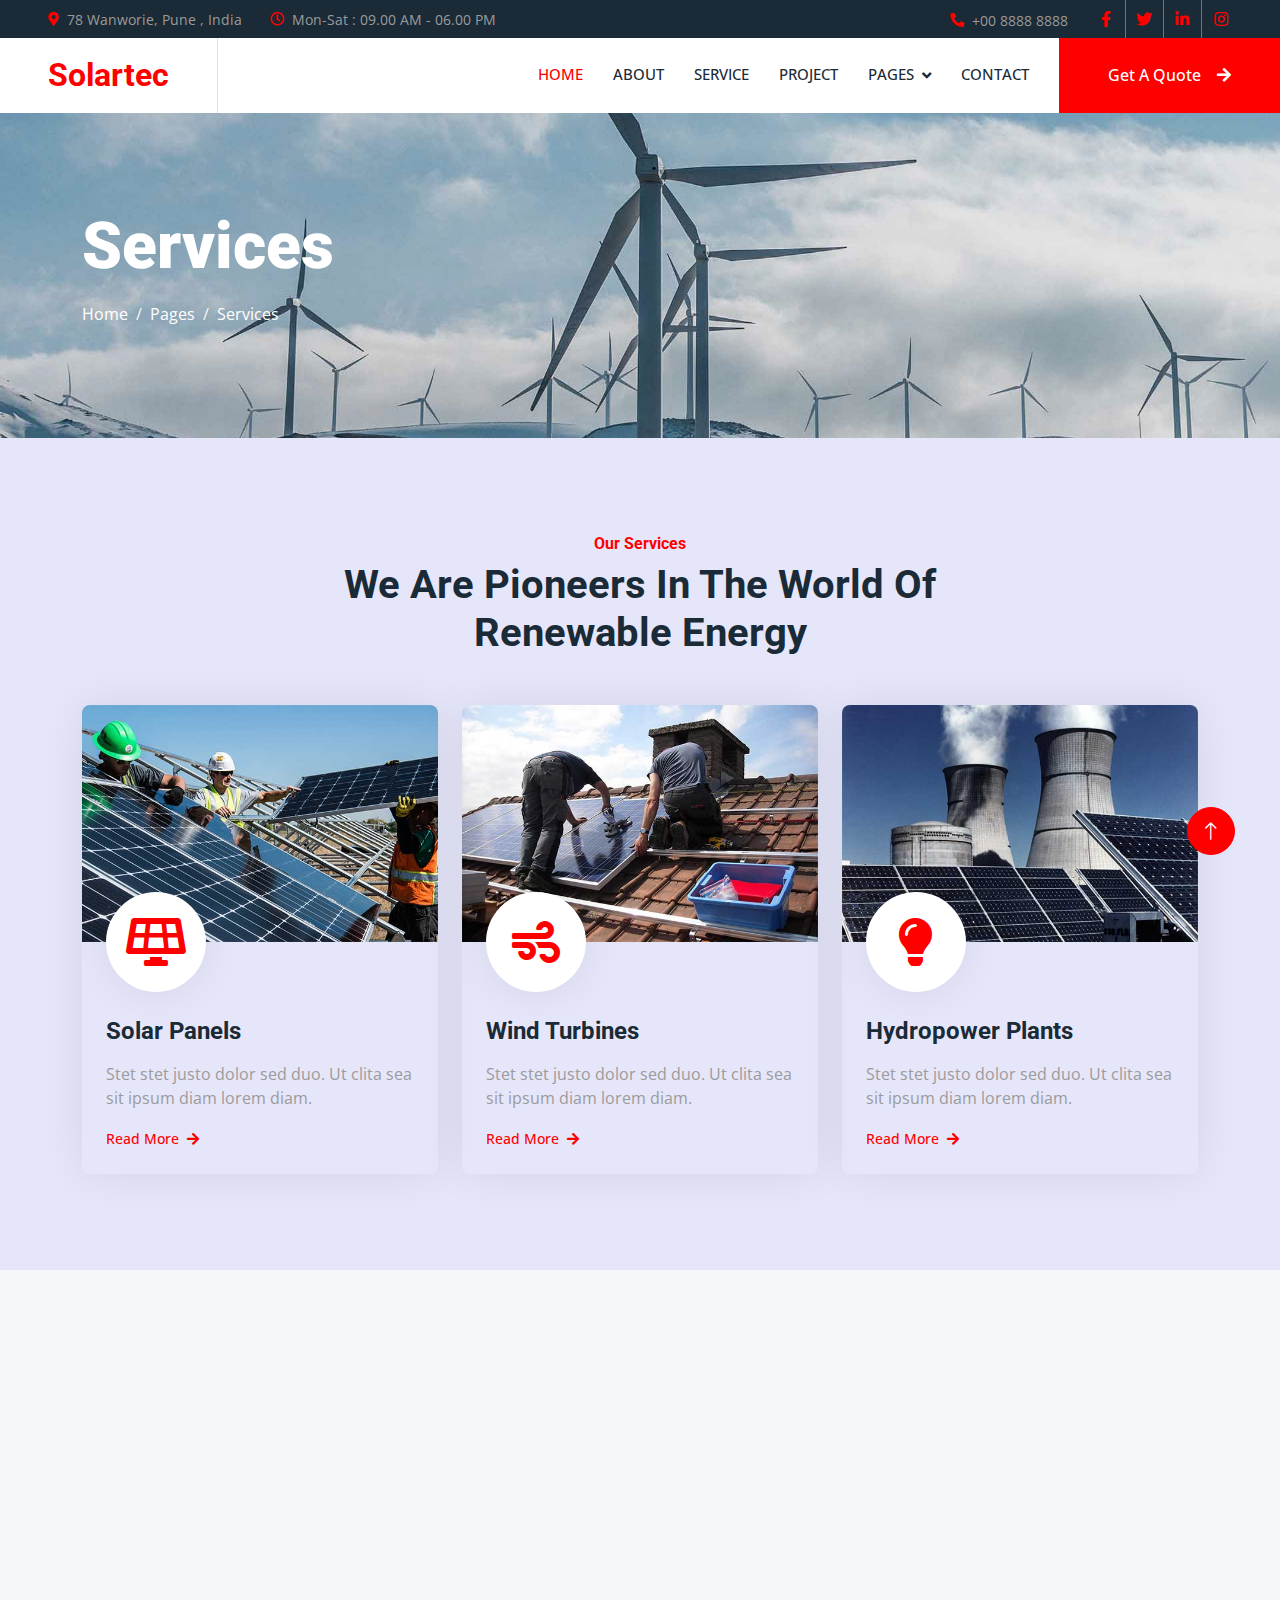
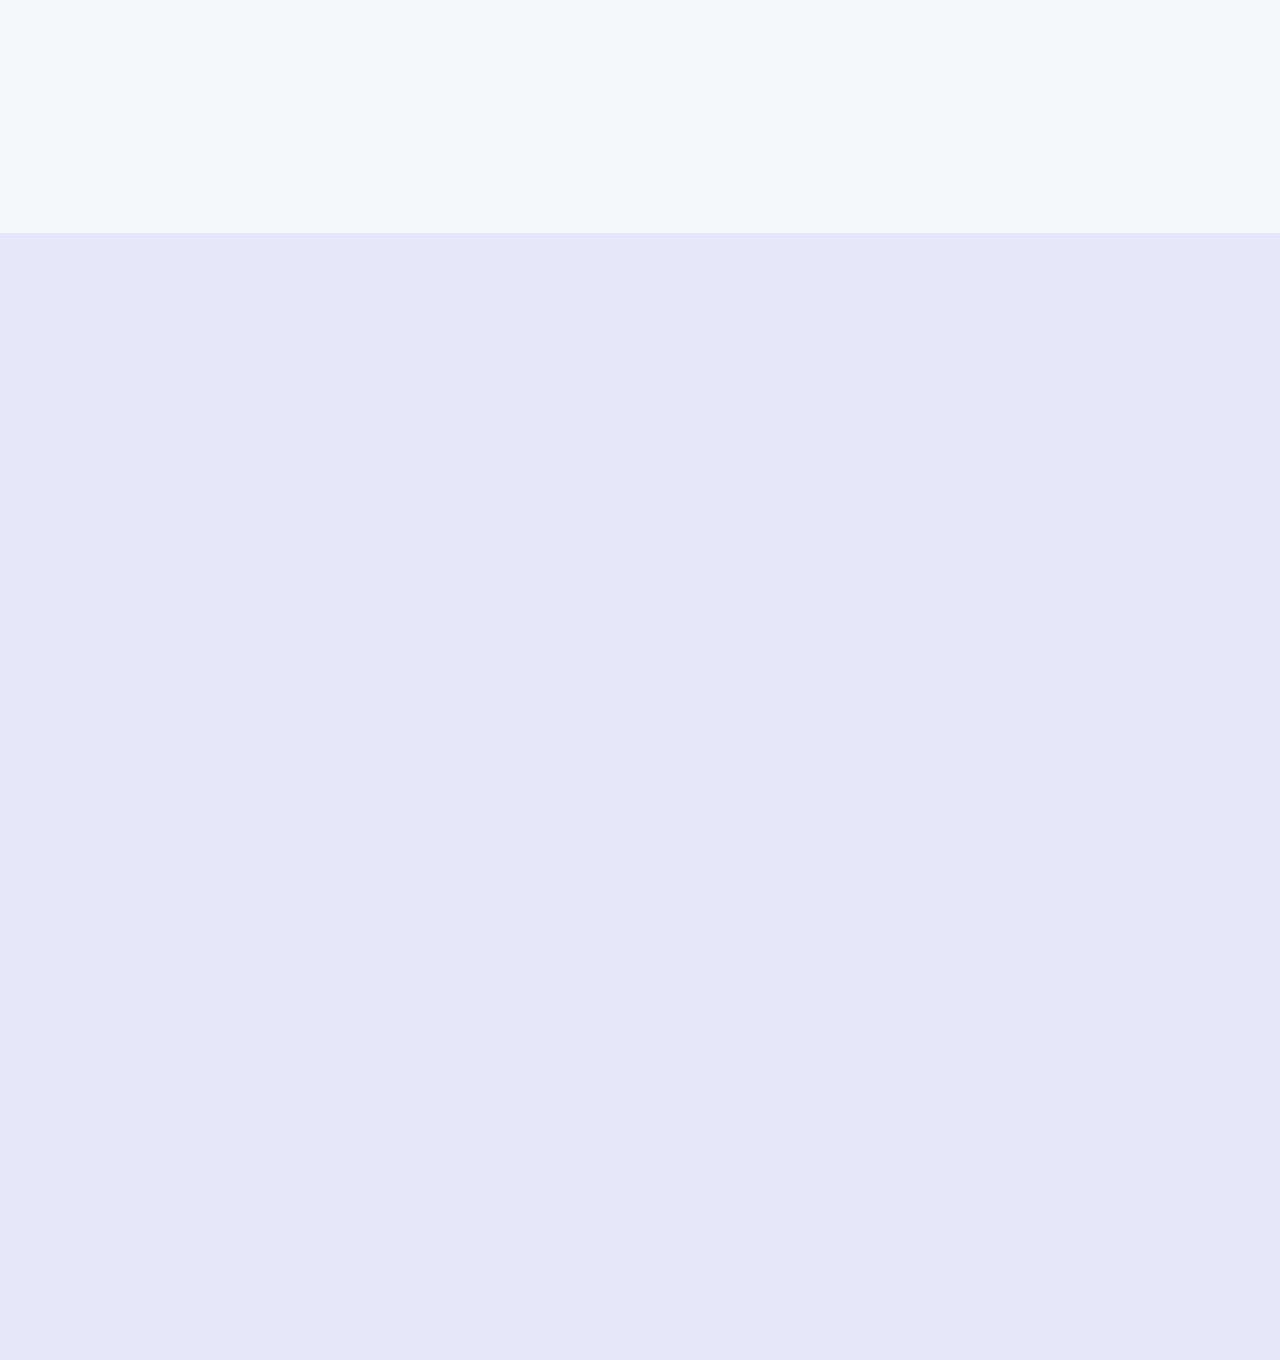
<file: service.html>
<!DOCTYPE html>
<html lang="en">

<head>
    <meta charset="utf-8">
    <title>Solartec - Renewable Energy Website Template</title>
    <meta content="width=device-width, initial-scale=1.0" name="viewport">
    <meta content="" name="keywords">
    <meta content="" name="description">

    <!-- Favicon -->
    <link href="img/favicon.ico" rel="icon">

    <!-- Google Web Fonts -->
    <link rel="preconnect" href="https://fonts.googleapis.com">
    <link rel="preconnect" href="https://fonts.gstatic.com" crossorigin>
    <link href="https://fonts.googleapis.com/css2?family=Open+Sans:wght@400;500&family=Roboto:wght@500;700;900&display=swap" rel="stylesheet"> 

    <!-- Icon Font Stylesheet -->
    <link href="https://cdnjs.cloudflare.com/ajax/libs/font-awesome/5.10.0/css/all.min.css" rel="stylesheet">
    <link href="https://cdn.jsdelivr.net/npm/bootstrap-icons@1.4.1/font/bootstrap-icons.css" rel="stylesheet">

    <!-- Libraries Stylesheet -->
    <link href="lib/animate/animate.min.css" rel="stylesheet">
    <link href="lib/owlcarousel/assets/owl.carousel.min.css" rel="stylesheet">
    <link href="lib/lightbox/css/lightbox.min.css" rel="stylesheet">

    <!-- Customized Bootstrap Stylesheet -->
    <link href="css/bootstrap.min.css" rel="stylesheet">

    <!-- Template Stylesheet -->
    <link href="css/style.css" rel="stylesheet">
</head>

<body>
    <!-- Spinner Start -->
    <div id="spinner" class="show bg-white position-fixed translate-middle w-100 vh-100 top-50 start-50 d-flex align-items-center justify-content-center">
        <div class="spinner-border text-primary" style="width: 3rem; height: 3rem;" role="status">
            <span class="sr-only">Loading...</span>
        </div>
    </div>
    <!-- Spinner End -->


    <!-- Topbar Start -->
    <div class="container-fluid bg-dark p-0">
        <div class="row gx-0 d-none d-lg-flex">
            <div class="col-lg-7 px-5 text-start">
                <div class="h-100 d-inline-flex align-items-center me-4">
                    <small class="fa fa-map-marker-alt text-primary me-2"></small>
                    <small>78 Wanworie, Pune , India</small>
                </div>
                <div class="h-100 d-inline-flex align-items-center">
                    <small class="far fa-clock text-primary me-2"></small>
                    <small>Mon-Sat : 09.00 AM - 06.00 PM</small>
                </div>
            </div>
            <div class="col-lg-5 px-5 text-end">
                <div class="h-100 d-inline-flex align-items-center me-4">
                    <small class="fa fa-phone-alt text-primary me-2"></small>
                    <small>+00 8888 8888</small>
                </div>
                <div class="h-100 d-inline-flex align-items-center mx-n2">
                    <a class="btn btn-square btn-link rounded-0 border-0 border-end border-secondary" href=""><i class="fab fa-facebook-f"></i></a>
                    <a class="btn btn-square btn-link rounded-0 border-0 border-end border-secondary" href=""><i class="fab fa-twitter"></i></a>
                    <a class="btn btn-square btn-link rounded-0 border-0 border-end border-secondary" href=""><i class="fab fa-linkedin-in"></i></a>
                    <a class="btn btn-square btn-link rounded-0" href=""><i class="fab fa-instagram"></i></a>
                </div>
            </div>
        </div>
    </div>
    <!-- Topbar End -->


    <!-- Navbar Start -->
    <nav class="navbar navbar-expand-lg bg-white navbar-light sticky-top p-0">
        <a href="index.html" class="navbar-brand d-flex align-items-center border-end px-4 px-lg-5">
            <h2 class="m-0 text-primary">Solartec</h2>
        </a>
        <button type="button" class="navbar-toggler me-4" data-bs-toggle="collapse" data-bs-target="#navbarCollapse">
            <span class="navbar-toggler-icon"></span>
        </button>
        <div class="collapse navbar-collapse" id="navbarCollapse" >
            <div class="navbar-nav ms-auto p-4 p-lg-0">
                <a href="index.html" class="nav-item nav-link active">Home</a>
                <a href="about.html" class="nav-item nav-link">About</a>
                <a href="service.html" class="nav-item nav-link">Service</a>
                <a href="project.html" class="nav-item nav-link">Project</a>
                <div class="nav-item dropdown">
                    <a href="#" class="nav-link dropdown-toggle" data-bs-toggle="dropdown">Pages</a>
                    <div class="dropdown-menu bg-light m-0">
                        <a href="feature.html" class="dropdown-item">Feature</a>
                        <a href="quote.html" class="dropdown-item">Free Quote</a>
                        <a href="team.html" class="dropdown-item">Our Team</a>
                        <a href="testimonial.html" class="dropdown-item">Testimonial</a>
                        <!-- <a href="404.html" class="dropdown-item">404 Page</a> -->
                    </div>
                </div>
                <a href="contact.html" class="nav-item nav-link">Contact</a>
            </div>
            <a href="quote.html" class="btn btn-primary rounded-0 py-4 px-lg-5 d-none d-lg-block">Get A Quote<i class="fa fa-arrow-right ms-3"></i></a>
        </div>
    </nav>
    <!-- Navbar End -->


    <!-- Page Header Start -->
    <div class="container-fluid page-header py-5 mb-5">
        <div class="container py-5">
            <h1 class="display-3 text-white mb-3 animated slideInDown">Services</h1>
            <nav aria-label="breadcrumb animated slideInDown">
                <ol class="breadcrumb">
                    <li class="breadcrumb-item"><a class="text-white" href="#">Home</a></li>
                    <li class="breadcrumb-item"><a class="text-white" href="#">Pages</a></li>
                    <li class="breadcrumb-item text-white active" aria-current="page">Services</li>
                </ol>
            </nav>
        </div>
    </div>
    <!-- Page Header End -->


    <!-- Service Start -->
    <div class="container-xxl py-5">
        <div class="container">
            <div class="text-center mx-auto mb-5 wow fadeInUp" data-wow-delay="0.1s" style="max-width: 600px;">
                <h6 class="text-primary">Our Services</h6>
                <h1 class="mb-4">We Are Pioneers In The World Of Renewable Energy</h1>
            </div>
            <div class="row g-4">
                
                <div class="col-md-6 col-lg-4 wow fadeInUp" data-wow-delay="0.1s">
                    <div class="service-item rounded overflow-hidden">
                        <img class="img-fluid" src="img/img-600x400-4.jpg" alt="">
                        <div class="position-relative p-4 pt-0">
                            <div class="service-icon">
                                <i class="fa fa-solar-panel fa-3x"></i>
                            </div>
                            <h4 class="mb-3">Solar Panels</h4>
                            <p>Stet stet justo dolor sed duo. Ut clita sea sit ipsum diam lorem diam.</p>
                            <a class="small fw-medium" href="">Read More<i class="fa fa-arrow-right ms-2"></i></a>
                        </div>
                    </div>
                </div>
                <div class="col-md-6 col-lg-4 wow fadeInUp" data-wow-delay="0.3s">
                    <div class="service-item rounded overflow-hidden">
                        <img class="img-fluid" src="img/img-600x400-5.jpg" alt="">
                        <div class="position-relative p-4 pt-0">
                            <div class="service-icon">
                                <i class="fa fa-wind fa-3x"></i>
                            </div>
                            <h4 class="mb-3">Wind Turbines</h4>
                            <p>Stet stet justo dolor sed duo. Ut clita sea sit ipsum diam lorem diam.</p>
                            <a class="small fw-medium" href="">Read More<i class="fa fa-arrow-right ms-2"></i></a>
                        </div>
                    </div>
                </div>
                <div class="col-md-6 col-lg-4 wow fadeInUp" data-wow-delay="0.5s">
                    <div class="service-item rounded overflow-hidden">
                        <img class="img-fluid" src="img/img-600x400-6.jpg" alt="">
                        <div class="position-relative p-4 pt-0">
                            <div class="service-icon">
                                <i class="fa fa-lightbulb fa-3x"></i>
                            </div>
                            <h4 class="mb-3">Hydropower Plants</h4>
                            <p>Stet stet justo dolor sed duo. Ut clita sea sit ipsum diam lorem diam.</p>
                            <a class="small fw-medium" href="">Read More<i class="fa fa-arrow-right ms-2"></i></a>
                        </div>
                    </div>
                </div>
            </div>
        </div>
    </div>
    <!-- Service End -->


    <!-- Feature Start -->
    <div class="container-fluid bg-light overflow-hidden my-5 px-lg-0">
        <div class="container feature px-lg-0">
            <div class="row g-0 mx-lg-0">
                <div class="col-lg-6 feature-text py-5 wow fadeIn" data-wow-delay="0.1s">
                    <div class="p-lg-5 ps-lg-0">
                        <h6 class="text-primary">Why Choose Us!</h6>
                        <h1 class="mb-4">Complete Commercial & Residential Solar Systems</h1>
                        <p class="mb-4 pb-2">Tempor erat elitr rebum at clita. Diam dolor diam ipsum sit. Aliqu diam amet diam et eos. Clita erat ipsum et lorem et sit, sed stet lorem sit clita duo justo erat amet</p>
                        <div class="row g-4">
                            <div class="col-6">
                                <div class="d-flex align-items-center">
                                    <div class="btn-lg-square bg-primary rounded-circle">
                                        <i class="fa fa-check text-white"></i>
                                    </div>
                                    <div class="ms-4">
                                        <p class="mb-0">Quality</p>
                                        <h5 class="mb-0">Services</h5>
                                    </div>
                                </div>
                            </div>
                            <div class="col-6">
                                <div class="d-flex align-items-center">
                                    <div class="btn-lg-square bg-primary rounded-circle">
                                        <i class="fa fa-user-check text-white"></i>
                                    </div>
                                    <div class="ms-4">
                                        <p class="mb-0">Expert</p>
                                        <h5 class="mb-0">Workers</h5>
                                    </div>
                                </div>
                            </div>
                            <div class="col-6">
                                <div class="d-flex align-items-center">
                                    <div class="btn-lg-square bg-primary rounded-circle">
                                        <i class="fa fa-drafting-compass text-white"></i>
                                    </div>
                                    <div class="ms-4">
                                        <p class="mb-0">Free</p>
                                        <h5 class="mb-0">Consultation</h5>
                                    </div>
                                </div>
                            </div>
                            <div class="col-6">
                                <div class="d-flex align-items-center">
                                    <div class="btn-lg-square bg-primary rounded-circle">
                                        <i class="fa fa-headphones text-white"></i>
                                    </div>
                                    <div class="ms-4">
                                        <p class="mb-0">Customer</p>
                                        <h5 class="mb-0">Support</h5>
                                    </div>
                                </div>
                            </div>
                        </div>
                    </div>
                </div>
                <div class="col-lg-6 pe-lg-0 wow fadeIn" data-wow-delay="0.5s" style="min-height: 400px;">
                    <div class="position-relative h-100">
                        <img class="position-absolute img-fluid w-100 h-100" src="img/feature.jpg" style="object-fit: cover;" alt="">
                    </div>
                </div>
            </div>
        </div>
    </div>
    <!-- Feature End -->


    <!-- Testimonial Start -->
    <div class="container-xxl py-5">
        <div class="container">
            <div class="text-center mx-auto mb-5 wow fadeInUp" data-wow-delay="0.1s" style="max-width: 600px;">
                <h6 class="text-primary">Testimonial</h6>
                <h1 class="mb-4">What Our Clients Say!</h1>
            </div>
            <div class="owl-carousel testimonial-carousel wow fadeInUp" data-wow-delay="0.1s">
                <div class="testimonial-item text-center">
                    <div class="testimonial-img position-relative">
                        <img class="img-fluid rounded-circle mx-auto mb-5" src="img/testimonial-1.jpg">
                        <div class="btn-square bg-primary rounded-circle">
                            <i class="fa fa-quote-left text-white"></i>
                        </div>
                    </div>
                    <div class="testimonial-text text-center rounded p-4">
                        <p>Clita clita tempor justo dolor ipsum amet kasd amet duo justo duo duo labore sed sed. Magna ut diam sit et amet stet eos sed clita erat magna elitr erat sit sit erat at rebum justo sea clita.</p>
                        <h5 class="mb-1">Client Name</h5>
                        <span class="fst-italic">Profession</span>
                    </div>
                </div>
                <div class="testimonial-item text-center">
                    <div class="testimonial-img position-relative">
                        <img class="img-fluid rounded-circle mx-auto mb-5" src="img/testimonial-2.jpg">
                        <div class="btn-square bg-primary rounded-circle">
                            <i class="fa fa-quote-left text-white"></i>
                        </div>
                    </div>
                    <div class="testimonial-text text-center rounded p-4">
                        <p>Clita clita tempor justo dolor ipsum amet kasd amet duo justo duo duo labore sed sed. Magna ut diam sit et amet stet eos sed clita erat magna elitr erat sit sit erat at rebum justo sea clita.</p>
                        <h5 class="mb-1">Client Name</h5>
                        <span class="fst-italic">Profession</span>
                    </div>
                </div>
                <div class="testimonial-item text-center">
                    <div class="testimonial-img position-relative">
                        <img class="img-fluid rounded-circle mx-auto mb-5" src="img/testimonial-3.jpg">
                        <div class="btn-square bg-primary rounded-circle">
                            <i class="fa fa-quote-left text-white"></i>
                        </div>
                    </div>
                    <div class="testimonial-text text-center rounded p-4">
                        <p>Clita clita tempor justo dolor ipsum amet kasd amet duo justo duo duo labore sed sed. Magna ut diam sit et amet stet eos sed clita erat magna elitr erat sit sit erat at rebum justo sea clita.</p>
                        <h5 class="mb-1">Client Name</h5>
                        <span class="fst-italic">Profession</span>
                    </div>
                </div>
            </div>
        </div>
    </div>
    <!-- Testimonial End -->
        

    <!-- Footer Start -->
    <div class="container-fluid bg-dark text-body footer mt-5 pt-5 wow fadeIn" data-wow-delay="0.1s" style="background-image:url(img/imresizer-1718302279235.jpg);background-repeat: no-repeat;">
        <div class="container py-5">
            <div class="row g-5">
                <div class="col-lg-3 col-md-6">
                    <h5 class="text-white mb-4">Address</h5>
                    <p class="mb-2"><i class="fa fa-map-marker-alt me-3"></i>78 Wanworie, Pune ,India</p>
                    <p class="mb-2"><i class="fa fa-phone-alt me-3"></i>+00 8888 8888</p>
                    <p class="mb-2"><i class="fa fa-envelope me-3"></i>solartec@info.com</p>
                    <div class="d-flex pt-2">
                        <a class="btn btn-square btn-outline-light btn-social" href=""><i class="fab fa-twitter"></i></a>
                        <a class="btn btn-square btn-outline-light btn-social" href=""><i class="fab fa-facebook-f"></i></a>
                        <a class="btn btn-square btn-outline-light btn-social" href=""><i class="fab fa-youtube"></i></a>
                        <a class="btn btn-square btn-outline-light btn-social" href=""><i class="fab fa-linkedin-in"></i></a>
                    </div>
                </div>
                <div class="col-lg-3 col-md-6">
                    <h5 class="text-white mb-4">Quick Links</h5>
                    <a class="btn btn-link" href="">About Us</a>
                    <a class="btn btn-link" href="">Contact Us</a>
                    <a class="btn btn-link" href="">Our Services</a>
                    <a class="btn btn-link" href="">Terms & Condition</a>
                    <a class="btn btn-link" href="">Support</a>
                </div>
                <div class="col-lg-3 col-md-6">
                    <h5 class="text-white mb-4">Project Gallery</h5>
                    <div class="row g-2">
                        <div class="col-4">
                            <img class="img-fluid rounded" src="img/gallery-1.jpg" alt="">
                        </div>
                        <div class="col-4">
                            <img class="img-fluid rounded" src="img/gallery-2.jpg" alt="">
                        </div>
                        <div class="col-4">
                            <img class="img-fluid rounded" src="img/gallery-3.jpg" alt="">
                        </div>
                        <div class="col-4">
                            <img class="img-fluid rounded" src="img/gallery-4.jpg" alt="">
                        </div>
                        <div class="col-4">
                            <img class="img-fluid rounded" src="img/gallery-5.jpg" alt="">
                        </div>
                        <div class="col-4">
                            <img class="img-fluid rounded" src="img/gallery-6.jpg" alt="">
                        </div>
                    </div>
                </div>
                <div class="col-lg-3 col-md-6">
                    <h5 class="text-white mb-4">Solartec</h5>
                    
                    <div class="position-relative mx-auto" style="max-width: 400px;">
                        <input class="form-control border-0 w-100 py-3 ps-4 pe-5" type="text" placeholder="Your email">
                        <button type="button" class="btn btn-primary py-2 position-absolute top-0 end-0 mt-2 me-2">SignUp</button>
                    </div>
                </div>
            </div>
        </div>
        <div class="container">
            <div class="copyright">
                <div class="row">
                    <div class="col-md-6 text-center text-md-start mb-3 mb-md-0">
                        &copy; <a href="#">Your Site Name</a>, All Right Reserved.
                    </div>
                    <div class="col-md-6 text-center text-md-end">
                        <!--/*** This template is free as long as you keep the footer author’s credit link/attribution link/backlink. If you'd like to use the template without the footer author’s credit link/attribution link/backlink, you can purchase the Credit Removal License from "https://htmlcodex.com/credit-removal". Thank you for your support. ***/-->
                        Designed By <a href="https://htmlcodex.com">HTML Codex</a>
                        <br>Distributed By <a href="https://themewagon.com" target="_blank">ThemeWagon</a>
                    </div>
                </div>
            </div>
        </div>
    </div>
    <!-- Footer End -->


    <!-- Back to Top -->
    <a href="#" class="btn btn-lg btn-primary btn-lg-square rounded-circle back-to-top"><i class="bi bi-arrow-up"></i></a>


    <!-- JavaScript Libraries -->
    <script src="https://code.jquery.com/jquery-3.4.1.min.js"></script>
    <script src="https://cdn.jsdelivr.net/npm/bootstrap@5.0.0/dist/js/bootstrap.bundle.min.js"></script>
    <script src="lib/wow/wow.min.js"></script>
    <script src="lib/easing/easing.min.js"></script>
    <script src="lib/waypoints/waypoints.min.js"></script>
    <script src="lib/counterup/counterup.min.js"></script>
    <script src="lib/owlcarousel/owl.carousel.min.js"></script>
    <script src="lib/isotope/isotope.pkgd.min.js"></script>
    <script src="lib/lightbox/js/lightbox.min.js"></script>

    <!-- Template Javascript -->
    <script src="js/main.js"></script>
</body>

</html>
</file>
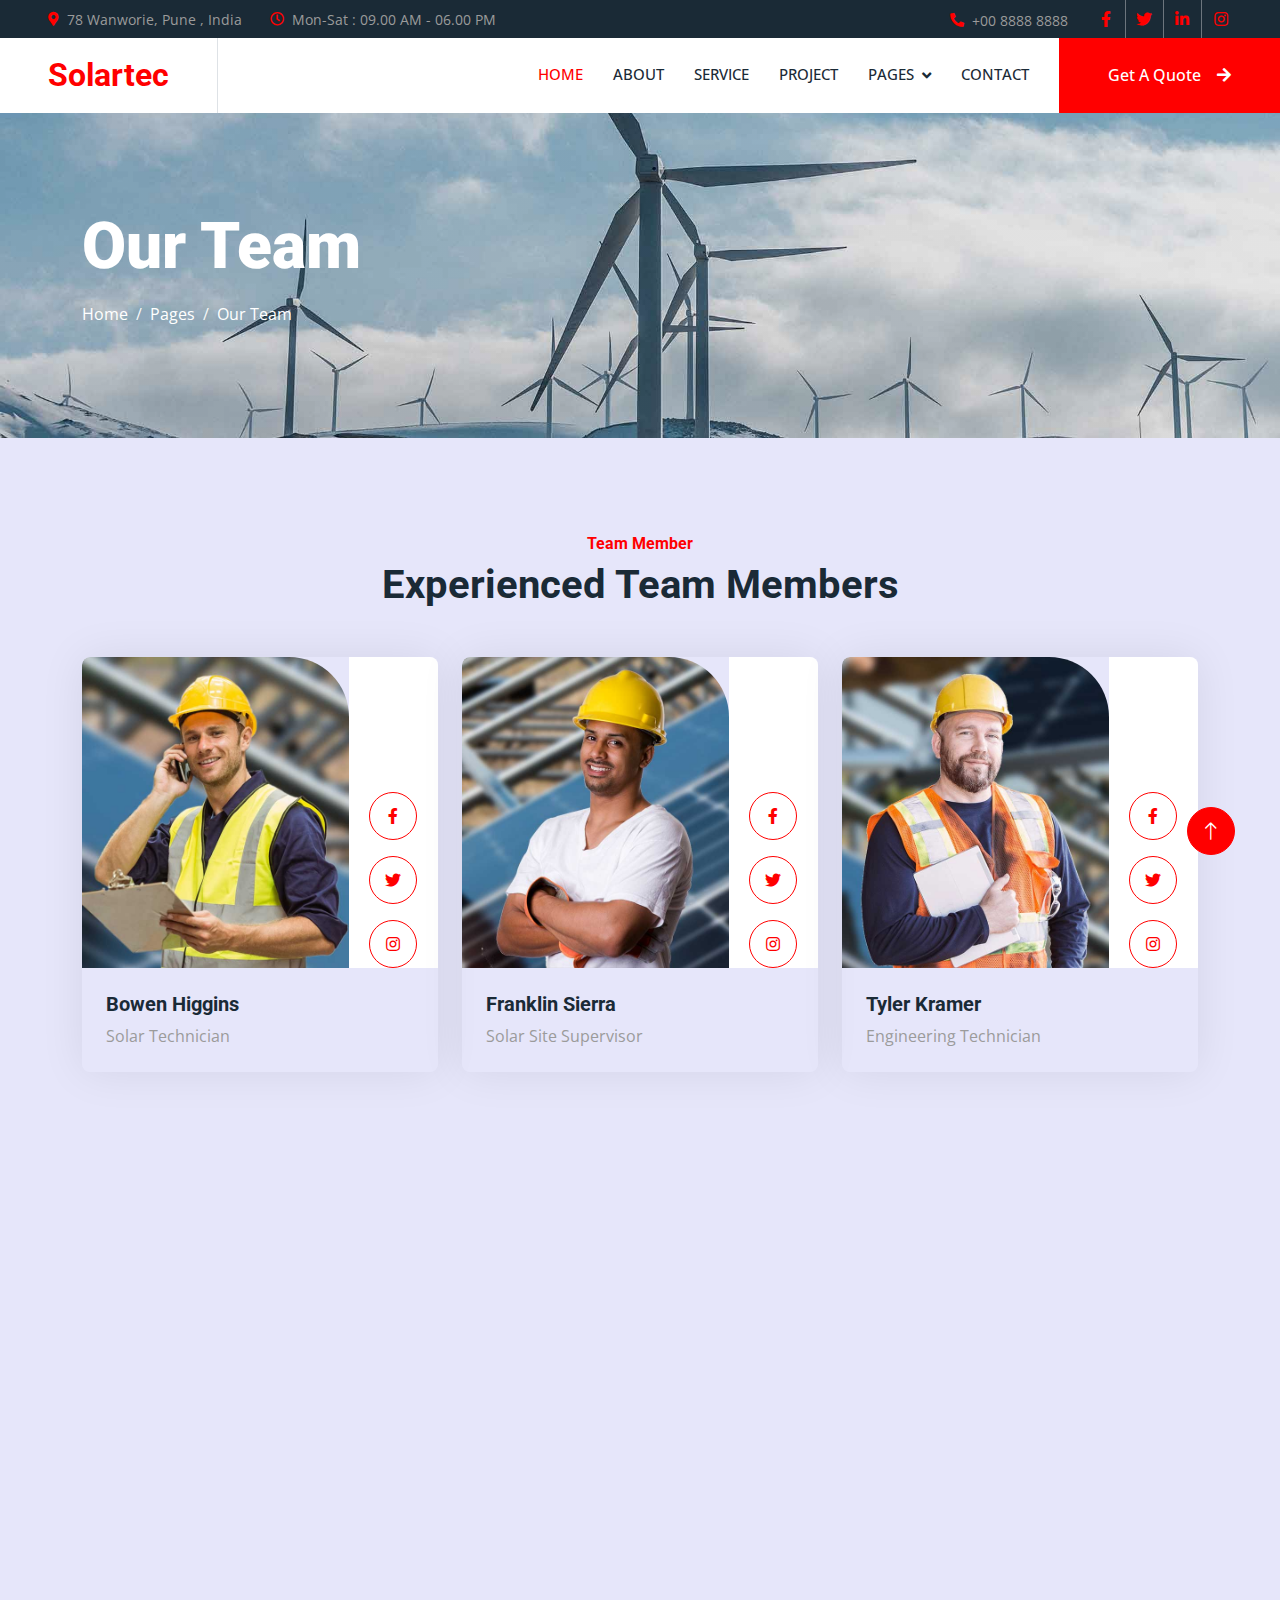
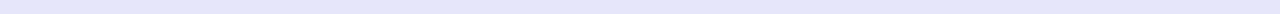
<file: team.html>
<!DOCTYPE html>
<html lang="en">

<head>
    <meta charset="utf-8">
    <title>Solartec - Renewable Energy Website Template</title>
    <meta content="width=device-width, initial-scale=1.0" name="viewport">
    <meta content="" name="keywords">
    <meta content="" name="description">

    <!-- Favicon -->
    <link href="img/favicon.ico" rel="icon">

    <!-- Google Web Fonts -->
    <link rel="preconnect" href="https://fonts.googleapis.com">
    <link rel="preconnect" href="https://fonts.gstatic.com" crossorigin>
    <link href="https://fonts.googleapis.com/css2?family=Open+Sans:wght@400;500&family=Roboto:wght@500;700;900&display=swap" rel="stylesheet"> 

    <!-- Icon Font Stylesheet -->
    <link href="https://cdnjs.cloudflare.com/ajax/libs/font-awesome/5.10.0/css/all.min.css" rel="stylesheet">
    <link href="https://cdn.jsdelivr.net/npm/bootstrap-icons@1.4.1/font/bootstrap-icons.css" rel="stylesheet">

    <!-- Libraries Stylesheet -->
    <link href="lib/animate/animate.min.css" rel="stylesheet">
    <link href="lib/owlcarousel/assets/owl.carousel.min.css" rel="stylesheet">
    <link href="lib/lightbox/css/lightbox.min.css" rel="stylesheet">

    <!-- Customized Bootstrap Stylesheet -->
    <link href="css/bootstrap.min.css" rel="stylesheet">

    <!-- Template Stylesheet -->
    <link href="css/style.css" rel="stylesheet">
</head>

<body>
    <!-- Spinner Start -->
    <div id="spinner" class="show bg-white position-fixed translate-middle w-100 vh-100 top-50 start-50 d-flex align-items-center justify-content-center">
        <div class="spinner-border text-primary" style="width: 3rem; height: 3rem;" role="status">
            <span class="sr-only">Loading...</span>
        </div>
    </div>
    <!-- Spinner End -->


   <!-- Topbar Start -->
   <div class="container-fluid bg-dark p-0">
    <div class="row gx-0 d-none d-lg-flex">
        <div class="col-lg-7 px-5 text-start">
            <div class="h-100 d-inline-flex align-items-center me-4">
                <small class="fa fa-map-marker-alt text-primary me-2"></small>
                <small>78 Wanworie, Pune , India</small>
            </div>
            <div class="h-100 d-inline-flex align-items-center">
                <small class="far fa-clock text-primary me-2"></small>
                <small>Mon-Sat : 09.00 AM - 06.00 PM</small>
            </div>
        </div>
        <div class="col-lg-5 px-5 text-end">
            <div class="h-100 d-inline-flex align-items-center me-4">
                <small class="fa fa-phone-alt text-primary me-2"></small>
                <small>+00 8888 8888</small>
            </div>
            <div class="h-100 d-inline-flex align-items-center mx-n2">
                <a class="btn btn-square btn-link rounded-0 border-0 border-end border-secondary" href=""><i class="fab fa-facebook-f"></i></a>
                <a class="btn btn-square btn-link rounded-0 border-0 border-end border-secondary" href=""><i class="fab fa-twitter"></i></a>
                <a class="btn btn-square btn-link rounded-0 border-0 border-end border-secondary" href=""><i class="fab fa-linkedin-in"></i></a>
                <a class="btn btn-square btn-link rounded-0" href=""><i class="fab fa-instagram"></i></a>
            </div>
        </div>
    </div>
</div>
<!-- Topbar End -->


<!-- Navbar Start -->
<nav class="navbar navbar-expand-lg bg-white navbar-light sticky-top p-0">
    <a href="index.html" class="navbar-brand d-flex align-items-center border-end px-4 px-lg-5">
        <h2 class="m-0 text-primary">Solartec</h2>
    </a>
    <button type="button" class="navbar-toggler me-4" data-bs-toggle="collapse" data-bs-target="#navbarCollapse">
        <span class="navbar-toggler-icon"></span>
    </button>
    <div class="collapse navbar-collapse" id="navbarCollapse" >
        <div class="navbar-nav ms-auto p-4 p-lg-0">
            <a href="index.html" class="nav-item nav-link active">Home</a>
            <a href="about.html" class="nav-item nav-link">About</a>
            <a href="service.html" class="nav-item nav-link">Service</a>
            <a href="project.html" class="nav-item nav-link">Project</a>
            <div class="nav-item dropdown">
                <a href="#" class="nav-link dropdown-toggle" data-bs-toggle="dropdown">Pages</a>
                <div class="dropdown-menu bg-light m-0">
                    <a href="feature.html" class="dropdown-item">Feature</a>
                    <a href="quote.html" class="dropdown-item">Free Quote</a>
                    <a href="team.html" class="dropdown-item">Our Team</a>
                    <a href="testimonial.html" class="dropdown-item">Testimonial</a>
                    <!-- <a href="404.html" class="dropdown-item">404 Page</a> -->
                </div>
            </div>
            <a href="contact.html" class="nav-item nav-link">Contact</a>
        </div>
        <a href="quote.html" class="btn btn-primary rounded-0 py-4 px-lg-5 d-none d-lg-block">Get A Quote<i class="fa fa-arrow-right ms-3"></i></a>
    </div>
</nav>
<!-- Navbar End -->

    <!-- Page Header Start -->
    <div class="container-fluid page-header py-5 mb-5">
        <div class="container py-5">
            <h1 class="display-3 text-white mb-3 animated slideInDown">Our Team</h1>
            <nav aria-label="breadcrumb animated slideInDown">
                <ol class="breadcrumb">
                    <li class="breadcrumb-item"><a class="text-white" href="#">Home</a></li>
                    <li class="breadcrumb-item"><a class="text-white" href="#">Pages</a></li>
                    <li class="breadcrumb-item text-white active" aria-current="page">Our Team</li>
                </ol>
            </nav>
        </div>
    </div>
    <!-- Page Header End -->


    <!-- Team Start -->
    <div class="container-xxl py-5">
        <div class="container">
            <div class="text-center mx-auto mb-5 wow fadeInUp" data-wow-delay="0.1s" style="max-width: 600px;">
                <h6 class="text-primary">Team Member</h6>
                <h1 class="mb-4">Experienced Team Members</h1>
            </div>
            <div class="row g-4">
                <!-- <div class="col-lg-4 col-md-6 wow fadeInUp" data-wow-delay="0.1s">
                    <div class="team-item rounded overflow-hidden">
                        <div class="d-flex">
                            <img class="img-fluid w-75" src="img/team-1.jpg" alt="">
                            <div class="team-social w-25">
                                <a class="btn btn-lg-square btn-outline-primary rounded-circle mt-3" href=""><i class="fab fa-facebook-f"></i></a>
                                <a class="btn btn-lg-square btn-outline-primary rounded-circle mt-3" href=""><i class="fab fa-twitter"></i></a>
                                <a class="btn btn-lg-square btn-outline-primary rounded-circle mt-3" href=""><i class="fab fa-instagram"></i></a>
                            </div>
                        </div>
                        <div class="p-4">
                            <h5>Full Name</h5>
                            <span>Designation</span>
                        </div>
                    </div>
                </div>
                <div class="col-lg-4 col-md-6 wow fadeInUp" data-wow-delay="0.3s">
                    <div class="team-item rounded overflow-hidden">
                        <div class="d-flex">
                            <img class="img-fluid w-75" src="img/team-2.jpg" alt="">
                            <div class="team-social w-25">
                                <a class="btn btn-lg-square btn-outline-primary rounded-circle mt-3" href=""><i class="fab fa-facebook-f"></i></a>
                                <a class="btn btn-lg-square btn-outline-primary rounded-circle mt-3" href=""><i class="fab fa-twitter"></i></a>
                                <a class="btn btn-lg-square btn-outline-primary rounded-circle mt-3" href=""><i class="fab fa-instagram"></i></a>
                            </div>
                        </div>
                        <div class="p-4">
                            <h5>Full Name</h5>
                            <span>Designation</span>
                        </div>
                    </div>
                </div>
                <div class="col-lg-4 col-md-6 wow fadeInUp" data-wow-delay="0.5s">
                    <div class="team-item rounded overflow-hidden">
                        <div class="d-flex">
                            <img class="img-fluid w-75" src="img/team-3.jpg" alt="">
                            <div class="team-social w-25">
                                <a class="btn btn-lg-square btn-outline-primary rounded-circle mt-3" href=""><i class="fab fa-facebook-f"></i></a>
                                <a class="btn btn-lg-square btn-outline-primary rounded-circle mt-3" href=""><i class="fab fa-twitter"></i></a>
                                <a class="btn btn-lg-square btn-outline-primary rounded-circle mt-3" href=""><i class="fab fa-instagram"></i></a>
                            </div>
                        </div>
                        <div class="p-4">
                            <h5>Full Name</h5>
                            <span>Designation</span>
                        </div>
                    </div>
                </div> -->
                <div class="col-lg-4 col-md-6 wow fadeInUp" data-wow-delay="0.1s">
                    <div class="team-item rounded overflow-hidden">
                        <div class="d-flex">
                            <img class="img-fluid w-75" src="img/team-2.jpg" alt="">
                            <div class="team-social w-25">
                                <a class="btn btn-lg-square btn-outline-primary rounded-circle mt-3" href=""><i class="fab fa-facebook-f"></i></a>
                                <a class="btn btn-lg-square btn-outline-primary rounded-circle mt-3" href=""><i class="fab fa-twitter"></i></a>
                                <a class="btn btn-lg-square btn-outline-primary rounded-circle mt-3" href=""><i class="fab fa-instagram"></i></a>
                            </div>
                        </div>
                        <div class="p-4">
                            <h5>Bowen Higgins</h5>
                            <span>Solar Technician</span>
                        </div>
                    </div>
                </div>
                <div class="col-lg-4 col-md-6 wow fadeInUp" data-wow-delay="0.3s">
                    <div class="team-item rounded overflow-hidden">
                        <div class="d-flex">
                            <img class="img-fluid w-75" src="img/team-3.jpg" alt="">
                            <div class="team-social w-25">
                                <a class="btn btn-lg-square btn-outline-primary rounded-circle mt-3" href=""><i class="fab fa-facebook-f"></i></a>
                                <a class="btn btn-lg-square btn-outline-primary rounded-circle mt-3" href=""><i class="fab fa-twitter"></i></a>
                                <a class="btn btn-lg-square btn-outline-primary rounded-circle mt-3" href=""><i class="fab fa-instagram"></i></a>
                            </div>
                        </div>
                        <div class="p-4">
                            <h5>Franklin Sierra</h5>
                            <span>Solar Site Supervisor</span>
                        </div>
                    </div>
                </div>
                <div class="col-lg-4 col-md-6 wow fadeInUp" data-wow-delay="0.5s">
                    <div class="team-item rounded overflow-hidden">
                        <div class="d-flex">
                            <img class="img-fluid w-75" src="img/team-1.jpg" alt="">
                            <div class="team-social w-25">
                                <a class="btn btn-lg-square btn-outline-primary rounded-circle mt-3" href=""><i class="fab fa-facebook-f"></i></a>
                                <a class="btn btn-lg-square btn-outline-primary rounded-circle mt-3" href=""><i class="fab fa-twitter"></i></a>
                                <a class="btn btn-lg-square btn-outline-primary rounded-circle mt-3" href=""><i class="fab fa-instagram"></i></a>
                            </div>
                        </div>
                        <div class="p-4">
                            <h5>Tyler Kramer</h5>
                            <span>Engineering Technician</span>
                        </div>
                    </div>
                </div>
            </div>
        </div>
    </div>
    <!-- Team End -->
        

    <!-- Footer Start -->
    <div class="container-fluid bg-dark text-body footer mt-5 pt-5 wow fadeIn" data-wow-delay="0.1s" style="background-image:url(img/imresizer-1718302279235.jpg);background-repeat: no-repeat;">
        <div class="container py-5">
            <div class="row g-5">
                <div class="col-lg-3 col-md-6">
                    <h5 class="text-white mb-4">Address</h5>
                    <p class="mb-2"><i class="fa fa-map-marker-alt me-3"></i>78 Wanworie, Pune ,India</p>
                    <p class="mb-2"><i class="fa fa-phone-alt me-3"></i>+00 8888 8888</p>
                    <p class="mb-2"><i class="fa fa-envelope me-3"></i>solartec@info.com</p>
                    <div class="d-flex pt-2">
                        <a class="btn btn-square btn-outline-light btn-social" href=""><i class="fab fa-twitter"></i></a>
                        <a class="btn btn-square btn-outline-light btn-social" href=""><i class="fab fa-facebook-f"></i></a>
                        <a class="btn btn-square btn-outline-light btn-social" href=""><i class="fab fa-youtube"></i></a>
                        <a class="btn btn-square btn-outline-light btn-social" href=""><i class="fab fa-linkedin-in"></i></a>
                    </div>
                </div>
                <div class="col-lg-3 col-md-6">
                    <h5 class="text-white mb-4">Quick Links</h5>
                    <a class="btn btn-link" href="">About Us</a>
                    <a class="btn btn-link" href="">Contact Us</a>
                    <a class="btn btn-link" href="">Our Services</a>
                    <a class="btn btn-link" href="">Terms & Condition</a>
                    <a class="btn btn-link" href="">Support</a>
                </div>
                <div class="col-lg-3 col-md-6">
                    <h5 class="text-white mb-4">Project Gallery</h5>
                    <div class="row g-2">
                        <div class="col-4">
                            <img class="img-fluid rounded" src="img/gallery-1.jpg" alt="">
                        </div>
                        <div class="col-4">
                            <img class="img-fluid rounded" src="img/gallery-2.jpg" alt="">
                        </div>
                        <div class="col-4">
                            <img class="img-fluid rounded" src="img/gallery-3.jpg" alt="">
                        </div>
                        <div class="col-4">
                            <img class="img-fluid rounded" src="img/gallery-4.jpg" alt="">
                        </div>
                        <div class="col-4">
                            <img class="img-fluid rounded" src="img/gallery-5.jpg" alt="">
                        </div>
                        <div class="col-4">
                            <img class="img-fluid rounded" src="img/gallery-6.jpg" alt="">
                        </div>
                    </div>
                </div>
                <div class="col-lg-3 col-md-6">
                    <h5 class="text-white mb-4">Solartec</h5>
                    
                    <div class="position-relative mx-auto" style="max-width: 400px;">
                        <input class="form-control border-0 w-100 py-3 ps-4 pe-5" type="text" placeholder="Your email">
                        <button type="button" class="btn btn-primary py-2 position-absolute top-0 end-0 mt-2 me-2">SignUp</button>
                    </div>
                </div>
            </div>
        </div>
        <div class="container">
            <div class="copyright">
                <div class="row">
                    <div class="col-md-6 text-center text-md-start mb-3 mb-md-0">
                        &copy; <a href="#">Your Site Name</a>, All Right Reserved.
                    </div>
                    <div class="col-md-6 text-center text-md-end">
                        <!--/*** This template is free as long as you keep the footer author’s credit link/attribution link/backlink. If you'd like to use the template without the footer author’s credit link/attribution link/backlink, you can purchase the Credit Removal License from "https://htmlcodex.com/credit-removal". Thank you for your support. ***/-->
                        Designed By <a href="https://htmlcodex.com">HTML Codex</a>
                        <br>Distributed By <a href="https://themewagon.com" target="_blank">ThemeWagon</a>
                    </div>
                </div>
            </div>
        </div>
    </div>
    <!-- Footer End -->


    <!-- Back to Top -->
    <a href="#" class="btn btn-lg btn-primary btn-lg-square rounded-circle back-to-top"><i class="bi bi-arrow-up"></i></a>


    <!-- JavaScript Libraries -->
    <script src="https://code.jquery.com/jquery-3.4.1.min.js"></script>
    <script src="https://cdn.jsdelivr.net/npm/bootstrap@5.0.0/dist/js/bootstrap.bundle.min.js"></script>
    <script src="lib/wow/wow.min.js"></script>
    <script src="lib/easing/easing.min.js"></script>
    <script src="lib/waypoints/waypoints.min.js"></script>
    <script src="lib/counterup/counterup.min.js"></script>
    <script src="lib/owlcarousel/owl.carousel.min.js"></script>
    <script src="lib/isotope/isotope.pkgd.min.js"></script>
    <script src="lib/lightbox/js/lightbox.min.js"></script>

    <!-- Template Javascript -->
    <script src="js/main.js"></script>
</body>

</html>
</file>
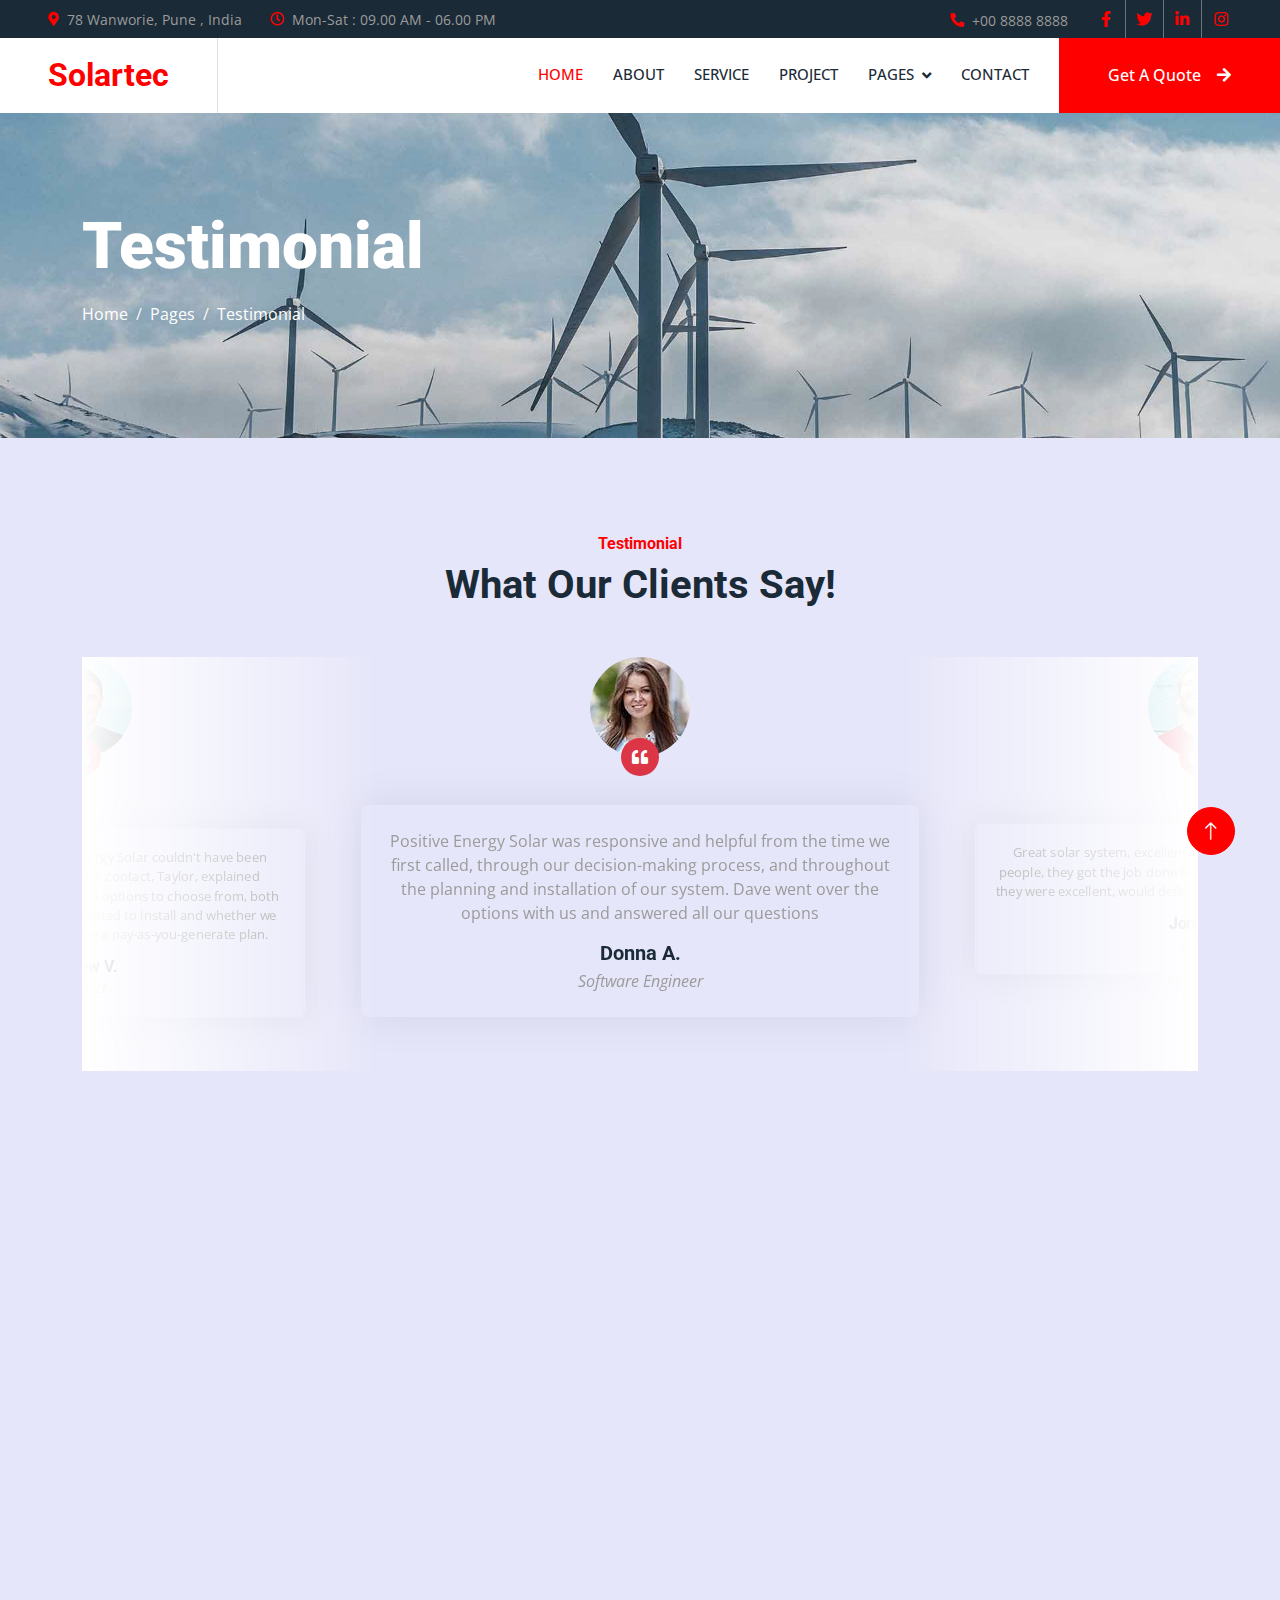
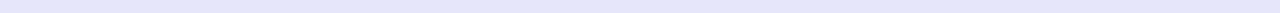
<file: testimonial.html>
<!DOCTYPE html>
<html lang="en">

<head>
    <meta charset="utf-8">
    <title>Solartec - Renewable Energy Website Template</title>
    <meta content="width=device-width, initial-scale=1.0" name="viewport">
    <meta content="" name="keywords">
    <meta content="" name="description">

    <!-- Favicon -->
    <link href="img/favicon.ico" rel="icon">

    <!-- Google Web Fonts -->
    <link rel="preconnect" href="https://fonts.googleapis.com">
    <link rel="preconnect" href="https://fonts.gstatic.com" crossorigin>
    <link href="https://fonts.googleapis.com/css2?family=Open+Sans:wght@400;500&family=Roboto:wght@500;700;900&display=swap" rel="stylesheet"> 

    <!-- Icon Font Stylesheet -->
    <link href="https://cdnjs.cloudflare.com/ajax/libs/font-awesome/5.10.0/css/all.min.css" rel="stylesheet">
    <link href="https://cdn.jsdelivr.net/npm/bootstrap-icons@1.4.1/font/bootstrap-icons.css" rel="stylesheet">

    <!-- Libraries Stylesheet -->
    <link href="lib/animate/animate.min.css" rel="stylesheet">
    <link href="lib/owlcarousel/assets/owl.carousel.min.css" rel="stylesheet">
    <link href="lib/lightbox/css/lightbox.min.css" rel="stylesheet">

    <!-- Customized Bootstrap Stylesheet -->
    <link href="css/bootstrap.min.css" rel="stylesheet">

    <!-- Template Stylesheet -->
    <link href="css/style.css" rel="stylesheet">
</head>

<body>
    <!-- Spinner Start -->
    <div id="spinner" class="show bg-white position-fixed translate-middle w-100 vh-100 top-50 start-50 d-flex align-items-center justify-content-center">
        <div class="spinner-border text-primary" style="width: 3rem; height: 3rem;" role="status">
            <span class="sr-only">Loading...</span>
        </div>
    </div>
    <!-- Spinner End -->


    <!-- Topbar Start -->
    <div class="container-fluid bg-dark p-0">
        <div class="row gx-0 d-none d-lg-flex">
            <div class="col-lg-7 px-5 text-start">
                <div class="h-100 d-inline-flex align-items-center me-4">
                    <small class="fa fa-map-marker-alt text-primary me-2"></small>
                    <small>78 Wanworie, Pune , India</small>
                </div>
                <div class="h-100 d-inline-flex align-items-center">
                    <small class="far fa-clock text-primary me-2"></small>
                    <small>Mon-Sat : 09.00 AM - 06.00 PM</small>
                </div>
            </div>
            <div class="col-lg-5 px-5 text-end">
                <div class="h-100 d-inline-flex align-items-center me-4">
                    <small class="fa fa-phone-alt text-primary me-2"></small>
                    <small>+00 8888 8888</small>
                </div>
                <div class="h-100 d-inline-flex align-items-center mx-n2">
                    <a class="btn btn-square btn-link rounded-0 border-0 border-end border-secondary" href=""><i class="fab fa-facebook-f"></i></a>
                    <a class="btn btn-square btn-link rounded-0 border-0 border-end border-secondary" href=""><i class="fab fa-twitter"></i></a>
                    <a class="btn btn-square btn-link rounded-0 border-0 border-end border-secondary" href=""><i class="fab fa-linkedin-in"></i></a>
                    <a class="btn btn-square btn-link rounded-0" href=""><i class="fab fa-instagram"></i></a>
                </div>
            </div>
        </div>
    </div>
    <!-- Topbar End -->


    <!-- Navbar Start -->
    <nav class="navbar navbar-expand-lg bg-white navbar-light sticky-top p-0">
        <a href="index.html" class="navbar-brand d-flex align-items-center border-end px-4 px-lg-5">
            <h2 class="m-0 text-primary">Solartec</h2>
        </a>
        <button type="button" class="navbar-toggler me-4" data-bs-toggle="collapse" data-bs-target="#navbarCollapse">
            <span class="navbar-toggler-icon"></span>
        </button>
        <div class="collapse navbar-collapse" id="navbarCollapse" >
            <div class="navbar-nav ms-auto p-4 p-lg-0">
                <a href="index.html" class="nav-item nav-link active">Home</a>
                <a href="about.html" class="nav-item nav-link">About</a>
                <a href="service.html" class="nav-item nav-link">Service</a>
                <a href="project.html" class="nav-item nav-link">Project</a>
                <div class="nav-item dropdown">
                    <a href="#" class="nav-link dropdown-toggle" data-bs-toggle="dropdown">Pages</a>
                    <div class="dropdown-menu bg-light m-0">
                        <a href="feature.html" class="dropdown-item">Feature</a>
                        <a href="quote.html" class="dropdown-item">Free Quote</a>
                        <a href="team.html" class="dropdown-item">Our Team</a>
                        <a href="testimonial.html" class="dropdown-item">Testimonial</a>
                        <!-- <a href="404.html" class="dropdown-item">404 Page</a> -->
                    </div>
                </div>
                <a href="contact.html" class="nav-item nav-link">Contact</a>
            </div>
            <a href="quote.html" class="btn btn-primary rounded-0 py-4 px-lg-5 d-none d-lg-block">Get A Quote<i class="fa fa-arrow-right ms-3"></i></a>
        </div>
    </nav>
    <!-- Navbar End -->


    <!-- Page Header Start -->
    <div class="container-fluid page-header py-5 mb-5">
        <div class="container py-5">
            <h1 class="display-3 text-white mb-3 animated slideInDown">Testimonial</h1>
            <nav aria-label="breadcrumb animated slideInDown">
                <ol class="breadcrumb">
                    <li class="breadcrumb-item"><a class="text-white" href="#">Home</a></li>
                    <li class="breadcrumb-item"><a class="text-white" href="#">Pages</a></li>
                    <li class="breadcrumb-item text-white active" aria-current="page">Testimonial</li>
                </ol>
            </nav>
        </div>
    </div>
    <!-- Page Header End -->


    <!-- Testimonial Start -->
    <div class="container-xxl py-5">
        <div class="container">
            <div class="text-center mx-auto mb-5 wow fadeInUp" data-wow-delay="0.1s" style="max-width: 600px;">
                <h6 class="text-primary">Testimonial</h6>
                <h1 class="mb-4">What Our Clients Say!</h1>
            </div>
            <div class="owl-carousel testimonial-carousel wow fadeInUp" data-wow-delay="0.1s">
                <div class="testimonial-item text-center">
                    <div class="testimonial-img position-relative">
                        <img class="img-fluid rounded-circle mx-auto mb-5" src="img/testimonial-1.jpg">
                        <div class="btn-square bg-primary rounded-circle">
                            <i class="fa fa-quote-left text-white"></i>
                        </div>
                    </div>
                    <div class="testimonial-text text-center rounded p-4">
                        <p>Positive Energy Solar was responsive and helpful from the time we first called, through our decision-making process, and throughout the planning and installation of our system. Dave went over the options with us and answered all our questions</p>
                        <h5 class="mb-1">Donna A.</h5>
                        <span class="fst-italic">Software Engineer</span>
                    </div>
                </div>
                <div class="testimonial-item text-center">
                    <div class="testimonial-img position-relative">
                        <img class="img-fluid rounded-circle mx-auto mb-5" src="img/testimonial-2.jpg">
                        <div class="btn-square bg-primary rounded-circle">
                            <i class="fa fa-quote-left text-white"></i>
                        </div>
                    </div>
                    <div class="testimonial-text text-center rounded p-4">
                        <p>Great solar system, excellent workmanship, very professional people, they got the job done before due date, from start to finish they were excellent, would definitely recommend them to anybody.</p>
                        <h5 class="mb-1">Jorge V.</h5>
                        <span class="fst-italic">Doctor</span>
                    </div>
                </div>
                <div class="testimonial-item text-center">
                    <div class="testimonial-img position-relative">
                        <img class="img-fluid rounded-circle mx-auto mb-5" src="img/testimonial-3.jpg">
                        <div class="btn-square bg-primary rounded-circle">
                            <i class="fa fa-quote-left text-white"></i>
                        </div>
                    </div>
                    <div class="testimonial-text text-center rounded p-4">
                        <p>Our experience with Positive Energy Solar couldn't have been easier or more professional. Our contact, Taylor, explained everything clearly, giving us various options to choose from, both in terms of how much solar we wanted to install and whether we wanted to pay up front or choose a pay-as-you-generate plan.</p>
                        <h5 class="mb-1">Andrew V.</h5>
                        <span class="fst-italic">Architect</span>
                    </div>
                </div>
            </div>
        </div>
    </div>
    <!-- Testimonial End -->
        

    <!-- Footer Start -->
    <div class="container-fluid bg-dark text-body footer mt-5 pt-5 wow fadeIn" data-wow-delay="0.1s" style="background-image:url(img/imresizer-1718302279235.jpg);background-repeat: no-repeat;">
        <div class="container py-5">
            <div class="row g-5">
                <div class="col-lg-3 col-md-6">
                    <h5 class="text-white mb-4">Address</h5>
                    <p class="mb-2"><i class="fa fa-map-marker-alt me-3"></i>78 Wanworie, Pune ,India</p>
                    <p class="mb-2"><i class="fa fa-phone-alt me-3"></i>+00 8888 8888</p>
                    <p class="mb-2"><i class="fa fa-envelope me-3"></i>solartec@info.com</p>
                    <div class="d-flex pt-2">
                        <a class="btn btn-square btn-outline-light btn-social" href=""><i class="fab fa-twitter"></i></a>
                        <a class="btn btn-square btn-outline-light btn-social" href=""><i class="fab fa-facebook-f"></i></a>
                        <a class="btn btn-square btn-outline-light btn-social" href=""><i class="fab fa-youtube"></i></a>
                        <a class="btn btn-square btn-outline-light btn-social" href=""><i class="fab fa-linkedin-in"></i></a>
                    </div>
                </div>
                <div class="col-lg-3 col-md-6">
                    <h5 class="text-white mb-4">Quick Links</h5>
                    <a class="btn btn-link" href="">About Us</a>
                    <a class="btn btn-link" href="">Contact Us</a>
                    <a class="btn btn-link" href="">Our Services</a>
                    <a class="btn btn-link" href="">Terms & Condition</a>
                    <a class="btn btn-link" href="">Support</a>
                </div>
                <div class="col-lg-3 col-md-6">
                    <h5 class="text-white mb-4">Project Gallery</h5>
                    <div class="row g-2">
                        <div class="col-4">
                            <img class="img-fluid rounded" src="img/gallery-1.jpg" alt="">
                        </div>
                        <div class="col-4">
                            <img class="img-fluid rounded" src="img/gallery-2.jpg" alt="">
                        </div>
                        <div class="col-4">
                            <img class="img-fluid rounded" src="img/gallery-3.jpg" alt="">
                        </div>
                        <div class="col-4">
                            <img class="img-fluid rounded" src="img/gallery-4.jpg" alt="">
                        </div>
                        <div class="col-4">
                            <img class="img-fluid rounded" src="img/gallery-5.jpg" alt="">
                        </div>
                        <div class="col-4">
                            <img class="img-fluid rounded" src="img/gallery-6.jpg" alt="">
                        </div>
                    </div>
                </div>
                <div class="col-lg-3 col-md-6">
                    <h5 class="text-white mb-4">Solartec</h5>
                    <div class="position-relative mx-auto" style="max-width: 400px;">
                        <input class="form-control border-0 w-100 py-3 ps-4 pe-5" type="text" placeholder="Your email">
                        <button type="button" class="btn btn-primary py-2 position-absolute top-0 end-0 mt-2 me-2">SignUp</button>
                    </div>
                </div>
            </div>
        </div>
        <div class="container">
            <div class="copyright">
                <div class="row">
                    <div class="col-md-6 text-center text-md-start mb-3 mb-md-0">
                        &copy; <a href="#">Your Site Name</a>, All Right Reserved.
                    </div>
                    <div class="col-md-6 text-center text-md-end">
                        <!--/*** This template is free as long as you keep the footer author’s credit link/attribution link/backlink. If you'd like to use the template without the footer author’s credit link/attribution link/backlink, you can purchase the Credit Removal License from "https://htmlcodex.com/credit-removal". Thank you for your support. ***/-->
                        Designed By <a href="https://htmlcodex.com">HTML Codex</a>
                        <br>Distributed By <a href="https://themewagon.com" target="_blank">ThemeWagon</a>
                    </div>
                </div>
            </div>
        </div>
    </div>
    <!-- Footer End -->


    <!-- Back to Top -->
    <a href="#" class="btn btn-lg btn-primary btn-lg-square rounded-circle back-to-top"><i class="bi bi-arrow-up"></i></a>


    <!-- JavaScript Libraries -->
    <script src="https://code.jquery.com/jquery-3.4.1.min.js"></script>
    <script src="https://cdn.jsdelivr.net/npm/bootstrap@5.0.0/dist/js/bootstrap.bundle.min.js"></script>
    <script src="lib/wow/wow.min.js"></script>
    <script src="lib/easing/easing.min.js"></script>
    <script src="lib/waypoints/waypoints.min.js"></script>
    <script src="lib/counterup/counterup.min.js"></script>
    <script src="lib/owlcarousel/owl.carousel.min.js"></script>
    <script src="lib/isotope/isotope.pkgd.min.js"></script>
    <script src="lib/lightbox/js/lightbox.min.js"></script>

    <!-- Template Javascript -->
    <script src="js/main.js"></script>
</body>

</html>
</file>
<file: css/style.css>
/********** Template CSS **********/
:root {
    --primary: red;
    --light: #F6F7F8;
    --dark: #1A2A36;
}

.fw-medium {
    font-weight: 500 !important;
}

.fw-bold {
    font-weight: 700 !important;
}

.fw-black {
    font-weight: 900 !important;
}

.back-to-top {
    position: fixed;
    display: none;
    right: 45px;
    bottom: 45px;
    z-index: 99;
}


/*** Spinner ***/
#spinner {
    opacity: 0;
    visibility: hidden;
    transition: opacity .5s ease-out, visibility 0s linear .5s;
    z-index: 99999;
}

#spinner.show {
    transition: opacity .5s ease-out, visibility 0s linear 0s;
    visibility: visible;
    opacity: 1;
}


/*** Button ***/
.btn {
    font-weight: 500;
    transition: .5s;
}

.btn.btn-primary,
.btn.btn-outline-primary:hover {
    color: #FFFFFF;
}

.btn-square {
    width: 38px;
    height: 38px;
}

.btn-sm-square {
    width: 32px;
    height: 32px;
}

.btn-lg-square {
    width: 48px;
    height: 48px;
}

.btn-square,
.btn-sm-square,
.btn-lg-square {
    padding: 0;
    display: flex;
    align-items: center;
    justify-content: center;
    font-weight: normal;
}

/*** Navbar ***/
.navbar.sticky-top {
    top: -100px;
    transition: .5s;
}

.navbar .navbar-brand,
.navbar a.btn {
    height: 75px;
}

.navbar .navbar-nav .nav-link {
    margin-right: 30px;
    padding: 25px 0;
    color: var(--dark);
    font-size: 15px;
    font-weight: 500;
    text-transform: uppercase;
    outline: none;
}

.navbar .navbar-nav .nav-link:hover,
.navbar .navbar-nav .nav-link.active {
    color: var(--primary);
}

.navbar .dropdown-toggle::after {
    border: none;
    content: "\f107";
    font-family: "Font Awesome 5 Free";
    font-weight: 900;
    vertical-align: middle;
    margin-left: 8px;
}

@media (max-width: 991.98px) {
    .navbar .navbar-nav .nav-link  {
        margin-right: 0;
        padding: 10px 0;
    }

    .navbar .navbar-nav {
        border-top: 1px solid #EEEEEE;
    }
}

@media (min-width: 992px) {
    .navbar .nav-item .dropdown-menu {
        display: block;
        border: none;
        margin-top: 0;
        top: 150%;
        opacity: 0;
        visibility: hidden;
        transition: .5s;
    }

    .navbar .nav-item:hover .dropdown-menu {
        top: 100%;
        visibility: visible;
        transition: .5s;
        opacity: 1;
    }
}


/*** Header ***/
.owl-carousel-inner {
    position: absolute;
    width: 100%;
    height: 100%;
    top: 0;
    left: 0;
    display: flex;
    align-items: center;
    background: rgba(0, 0, 0, .1);
}

@media (max-width: 768px) {
    .header-carousel .owl-carousel-item {
        position: relative;
        min-height: 500px;
    }

    .header-carousel .owl-carousel-item img {
        position: absolute;
        width: 100%;
        height: 100%;
        object-fit: cover;
    }

    .header-carousel .owl-carousel-item p {
        font-size: 16px !important;
    }
}

.header-carousel .owl-dots {
    position: absolute;
    width: 60px;
    height: 100%;
    top: 0;
    right: 30px;
    display: flex;
    flex-direction: column;
    align-items: center;
    justify-content: center;
}

.header-carousel .owl-dots .owl-dot {
    position: relative;
    width: 45px;
    height: 45px;
    margin: 5px 0;
    background: #FFFFFF;
    box-shadow: 0 0 30px rgba(255, 255, 255, .9);
    border-radius: 45px;
    transition: .5s;
}

.header-carousel .owl-dots .owl-dot.active {
    width: 60px;
    height: 60px;
}

.header-carousel .owl-dots .owl-dot img {
    position: absolute;
    width: 100%;
    height: 100%;
    object-fit: cover;
    padding: 2px;
    border-radius: 45px;
    transition: .5s;
}

.page-header {
    background: linear-gradient(rgba(0, 0, 0, .1), rgba(0, 0, 0, .1)), url(../img/carousel-1.jpg) center center no-repeat;
    background-size: cover;
}

.breadcrumb-item + .breadcrumb-item::before {
    color: var(--light);
}


/*** About ***/
@media (min-width: 992px) {
    .container.about {
        max-width: 100% !important;
    }

    .about-text  {
        padding-right: calc(((100% - 960px) / 2) + .75rem);
    }
}

@media (min-width: 1200px) {
    .about-text  {
        padding-right: calc(((100% - 1140px) / 2) + .75rem);
    }
}

@media (min-width: 1400px) {
    .about-text  {
        padding-right: calc(((100% - 1320px) / 2) + .75rem);
    }
}


/*** Service ***/
.service-item {
    box-shadow: 0 0 45px rgba(0, 0, 0, .08);
}

.service-icon {
    position: relative;
    margin: -50px 0 25px 0;
    width: 100px;
    height: 100px;
    display: flex;
    align-items: center;
    justify-content: center;
    color: var(--primary);
    background: #FFFFFF;
    border-radius: 100px;
    box-shadow: 0 0 45px rgba(0, 0, 0, .08);
    transition: .5s;
}

.service-item:hover .service-icon {
    color: #FFFFFF;
    background: var(--primary);
}


/*** Feature ***/
@media (min-width: 992px) {
    .container.feature {
        max-width: 100% !important;
    }

    .feature-text  {
        padding-left: calc(((100% - 960px) / 2) + .75rem);
    }
}

@media (min-width: 1200px) {
    .feature-text  {
        padding-left: calc(((100% - 1140px) / 2) + .75rem);
    }
}

@media (min-width: 1400px) {
    .feature-text  {
        padding-left: calc(((100% - 1320px) / 2) + .75rem);
    }
}


/*** Project Portfolio ***/
#portfolio-flters li {
    display: inline-block;
    font-weight: 500;
    color: var(--dark);
    cursor: pointer;
    transition: .5s;
    border-bottom: 2px solid transparent;
}

#portfolio-flters li:hover,
#portfolio-flters li.active {
    color: var(--primary);
    border-color: var(--primary);
}

.portfolio-img {
    position: relative;
}

.portfolio-img::before,
.portfolio-img::after {
    position: absolute;
    content: "";
    width: 0;
    height: 100%;
    top: 0;
    background: var(--dark);
    transition: .5s;
}

.portfolio-img::before {
    left: 50%;
}

.portfolio-img::after {
    right: 50%;
}

.portfolio-item:hover .portfolio-img::before {
    width: 51%;
    left: 0;
}

.portfolio-item:hover .portfolio-img::after {
    width: 51%;
    right: 0;
}

.portfolio-btn {
    position: absolute;
    top: 0;
    left: 0;
    width: 100%;
    height: 100%;
    display: flex;
    align-items: center;
    justify-content: center;
    opacity: 0;
    z-index: 1;
    transition: .5s;
}

.portfolio-item:hover .portfolio-btn {
    opacity: 1;
    transition-delay: .3s;
}


/*** Quote ***/
@media (min-width: 992px) {
    .container.quote {
        max-width: 100% !important;
    }

    .quote-text  {
        padding-right: calc(((100% - 960px) / 2) + .75rem);
    }
}

@media (min-width: 1200px) {
    .quote-text  {
        padding-right: calc(((100% - 1140px) / 2) + .75rem);
    }
}

@media (min-width: 1400px) {
    .quote-text  {
        padding-right: calc(((100% - 1320px) / 2) + .75rem);
    }
}


/*** Team ***/
.team-item {
    box-shadow: 0 0 45px rgba(0, 0, 0, .08);
}

.team-item img {
    border-radius: 8px 60px 0 0;
}

.team-item .team-social {
    display: flex;
    flex-direction: column;
    align-items: center;
    justify-content: flex-end;
    background: #FFFFFF;
    transition: .5s;
}


/*** Testimonial ***/
.testimonial-carousel::before {
    position: absolute;
    content: "";
    top: 0;
    left: 0;
    height: 100%;
    width: 0;
    background: linear-gradient(to right, rgba(255, 255, 255, 1) 0%, rgba(255, 255, 255, 0) 100%);
    z-index: 1;
}

.testimonial-carousel::after {
    position: absolute;
    content: "";
    top: 0;
    right: 0;
    height: 100%;
    width: 0;
    background: linear-gradient(to left, rgba(255, 255, 255, 1) 0%, rgba(255, 255, 255, 0) 100%);
    z-index: 1;
}

@media (min-width: 768px) {
    .testimonial-carousel::before,
    .testimonial-carousel::after {
        width: 200px;
    }
}

@media (min-width: 992px) {
    .testimonial-carousel::before,
    .testimonial-carousel::after {
        width: 300px;
    }
}

.testimonial-carousel .owl-nav {
    position: absolute;
    width: 350px;
    top: 20px;
    left: 50%;
    transform: translateX(-50%);
    display: flex;
    justify-content: space-between;
    opacity: 0;
    transition: .5s;
    z-index: 1;
}

.testimonial-carousel:hover .owl-nav {
    width: 300px;
    opacity: 1;
}

.testimonial-carousel .owl-nav .owl-prev,
.testimonial-carousel .owl-nav .owl-next {
    position: relative;
    color: var(--primary);
    font-size: 45px;
    transition: .5s;
}

.testimonial-carousel .owl-nav .owl-prev:hover,
.testimonial-carousel .owl-nav .owl-next:hover {
    color: var(--dark);
}

.testimonial-carousel .testimonial-img img {
    width: 100px;
    height: 100px;
}

.testimonial-carousel .testimonial-img .btn-square {
    position: absolute;
    bottom: -19px;
    left: 50%;
    transform: translateX(-50%);
}

.testimonial-carousel .owl-item .testimonial-text {
    margin-bottom: 30px;
    box-shadow: 0 0 45px rgba(0, 0, 0, .08);
    transform: scale(.8);
    transition: .5s;
}

.testimonial-carousel .owl-item.center .testimonial-text {
    transform: scale(1);
}


/*** Contact ***/
@media (min-width: 992px) {
    .container.contact {
        max-width: 100% !important;
    }

    .contact-text  {
        padding-left: calc(((100% - 960px) / 2) + .75rem);
    }
}

@media (min-width: 1200px) {
    .contact-text  {
        padding-left: calc(((100% - 1140px) / 2) + .75rem);
    }
}

@media (min-width: 1400px) {
    .contact-text  {
        padding-left: calc(((100% - 1320px) / 2) + .75rem);
    }
}


/*** Footer ***/
.footer .btn.btn-social {
    margin-right: 5px;
    color: #ffffff;
    border: 1px solid #ffffff;
    border-radius: 38px;
    transition: .3s;
}

.footer .btn.btn-social:hover {
    color: var(--primary);
    border-color: var(--light);
}

.footer .btn.btn-link {
    display: block;
    margin-bottom: 5px;
    padding: 0;
    text-align: left;
    color: #ffffff;
    font-weight: normal;
    text-transform: capitalize;
    transition: .3s;
}

.footer .btn.btn-link::before {
    position: relative;
    content: "\f105";
    font-family: "Font Awesome 5 Free";
    font-weight: 900;
    margin-right: 10px;
}

.footer .btn.btn-link:hover {
    color: #FFFFFF;
    letter-spacing: 1px;
    box-shadow: none;
}

.footer .copyright {
    padding: 25px 0;
    border-top: 1px solid rgba(256, 256, 256, .1);
}

.footer .copyright a {
    color: var(--light);
}

.footer .copyright a:hover {
    color: var(--primary);
}
</file>
